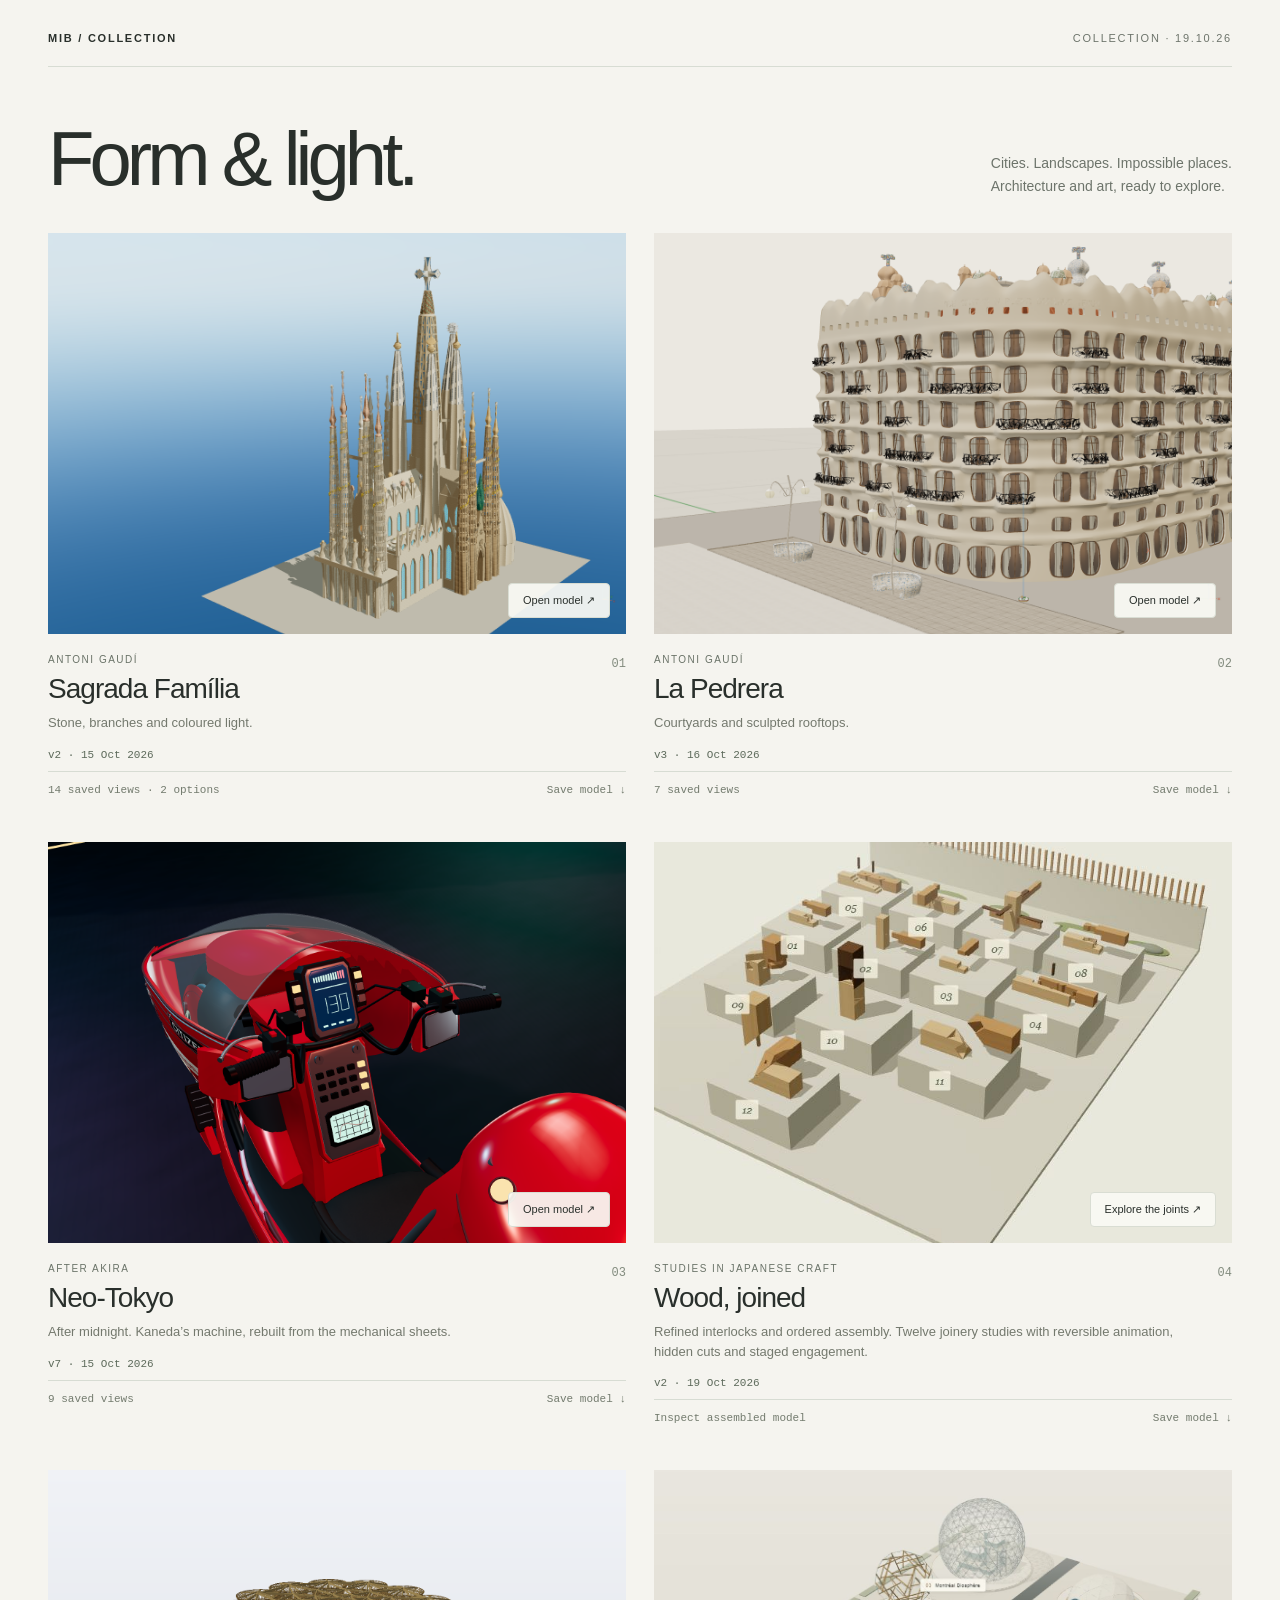
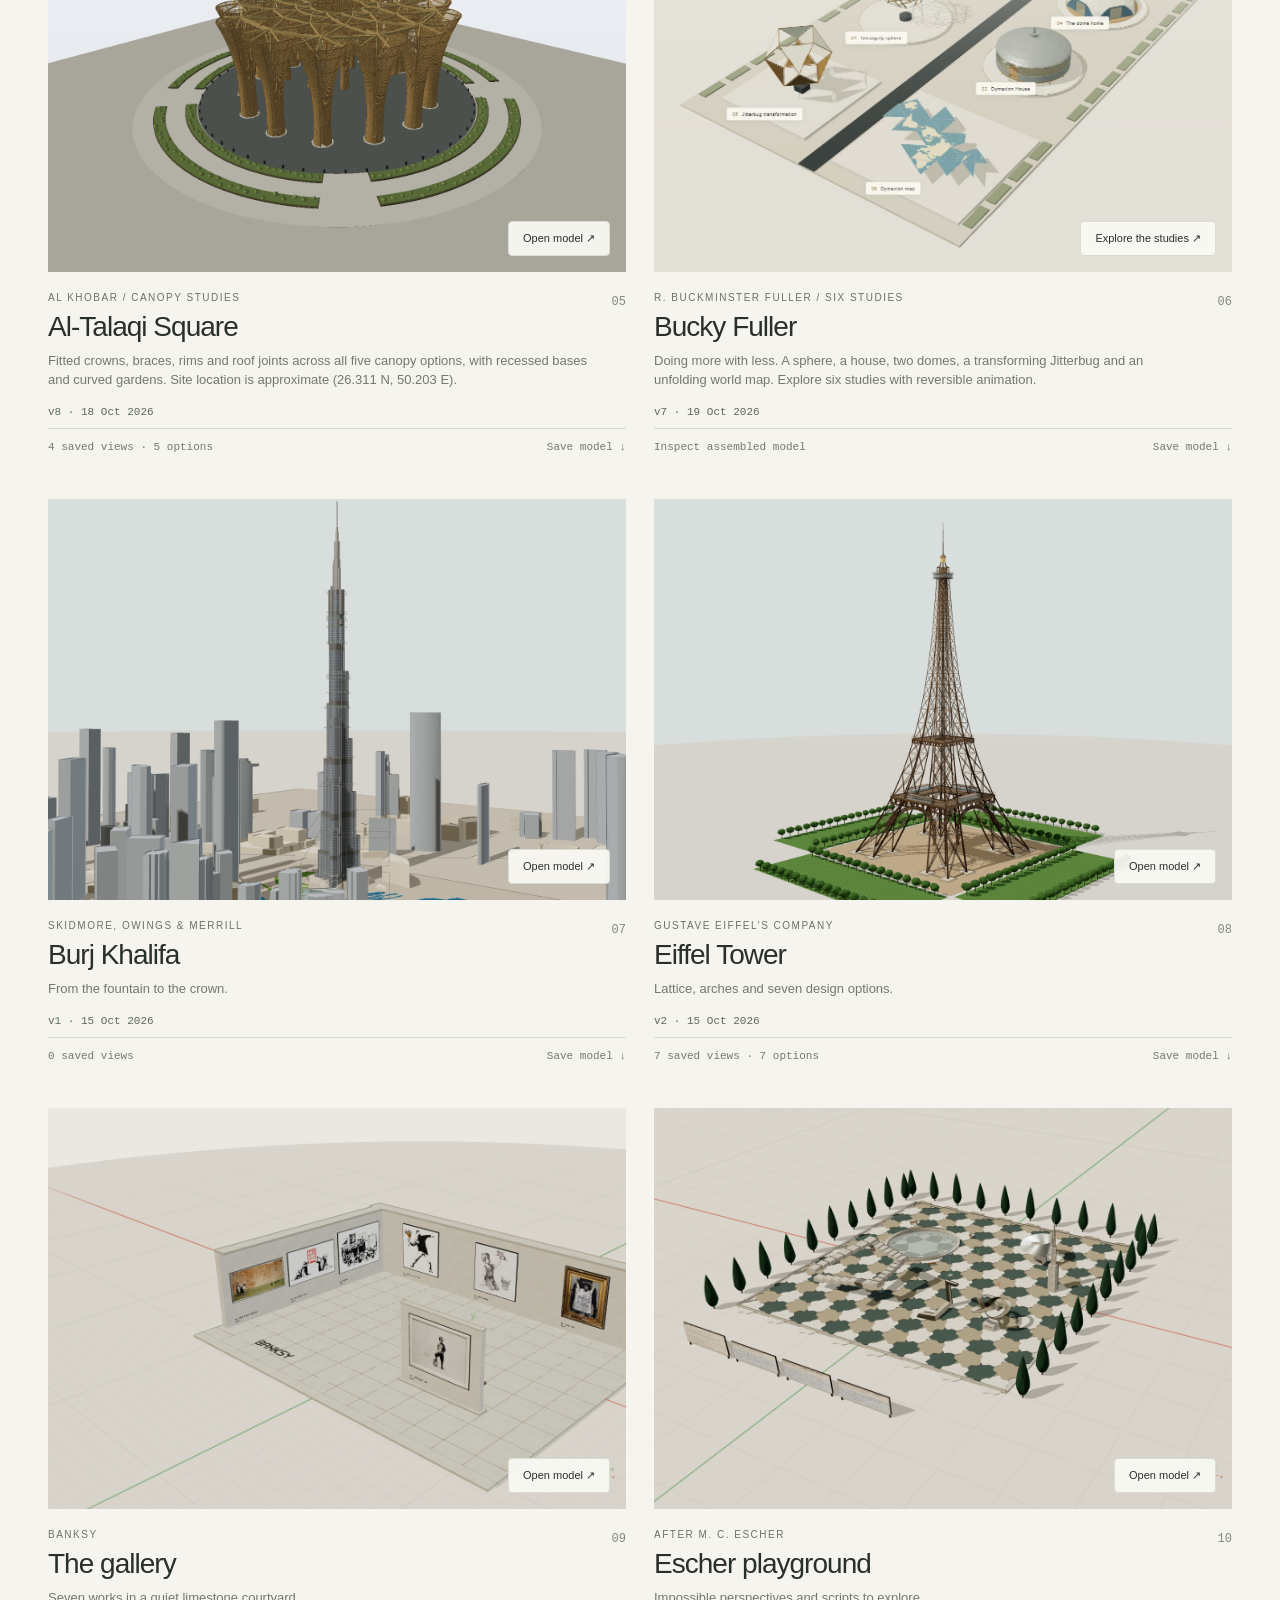
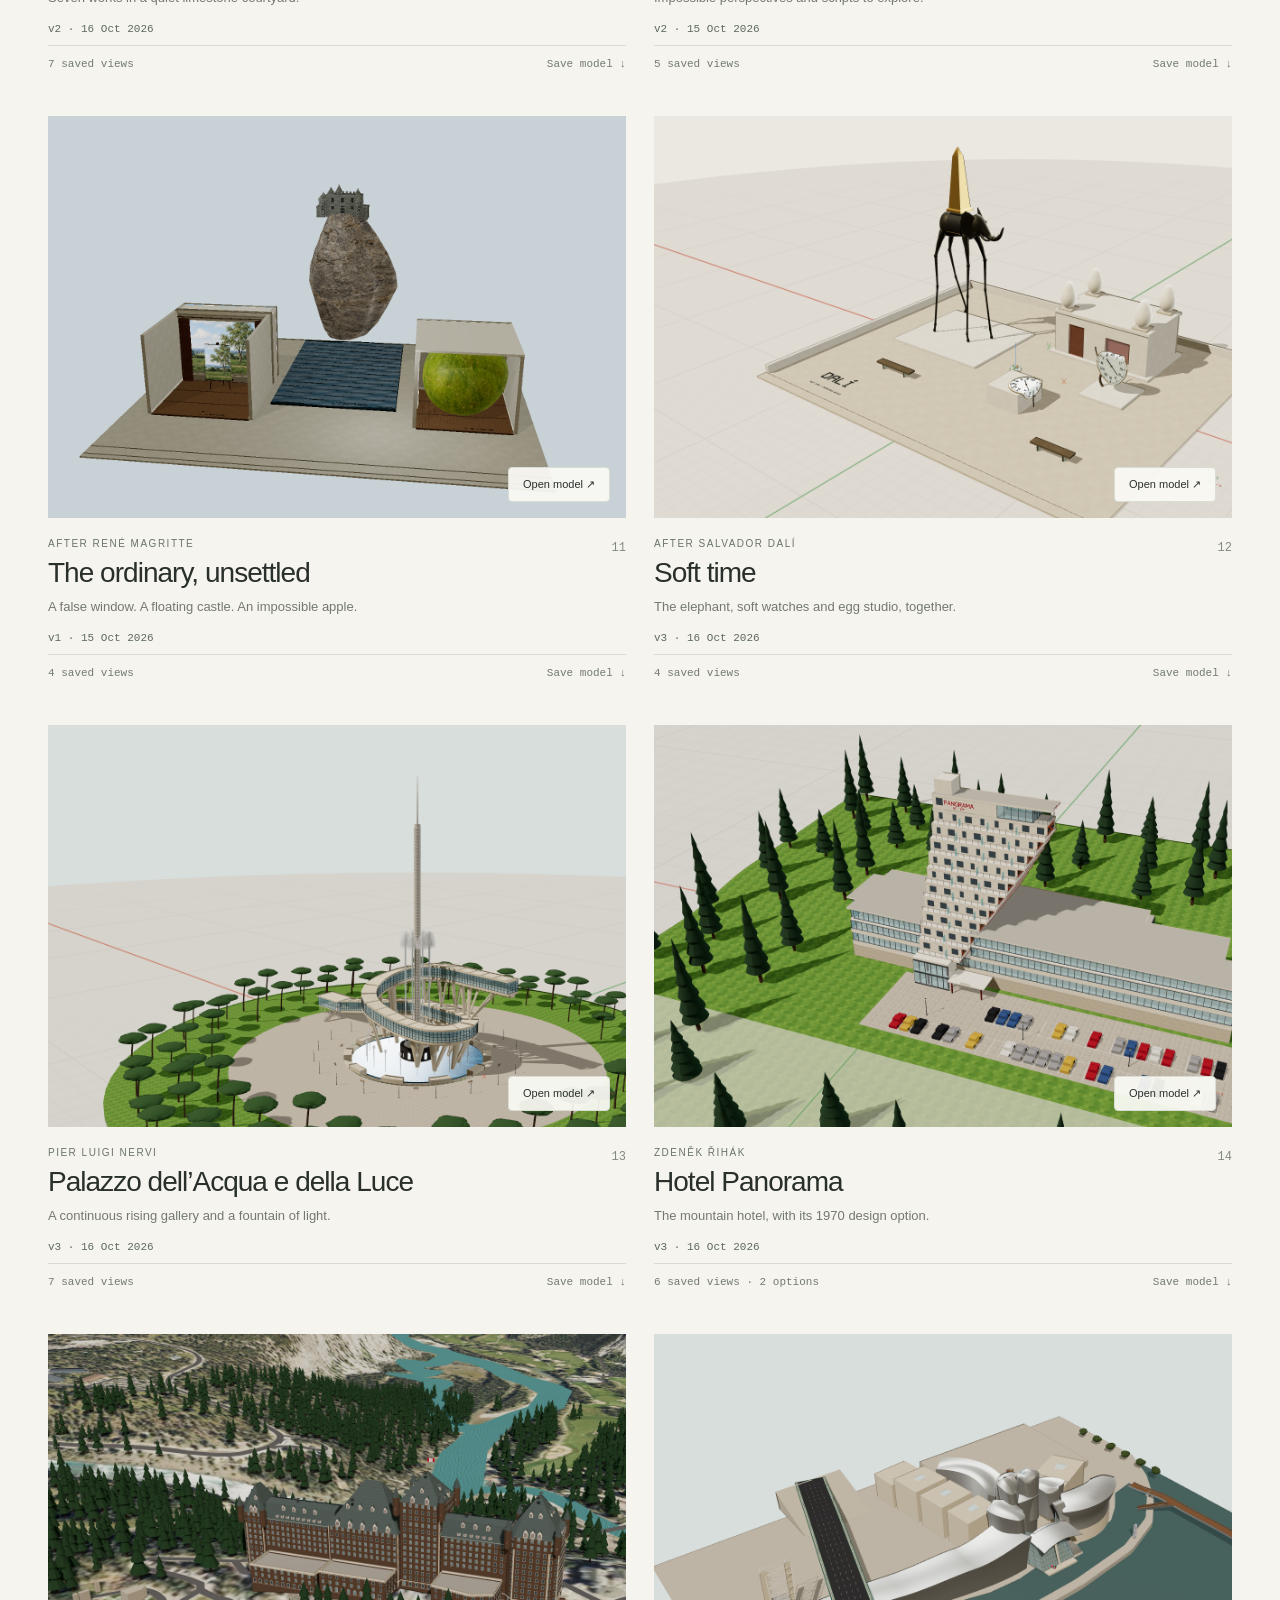
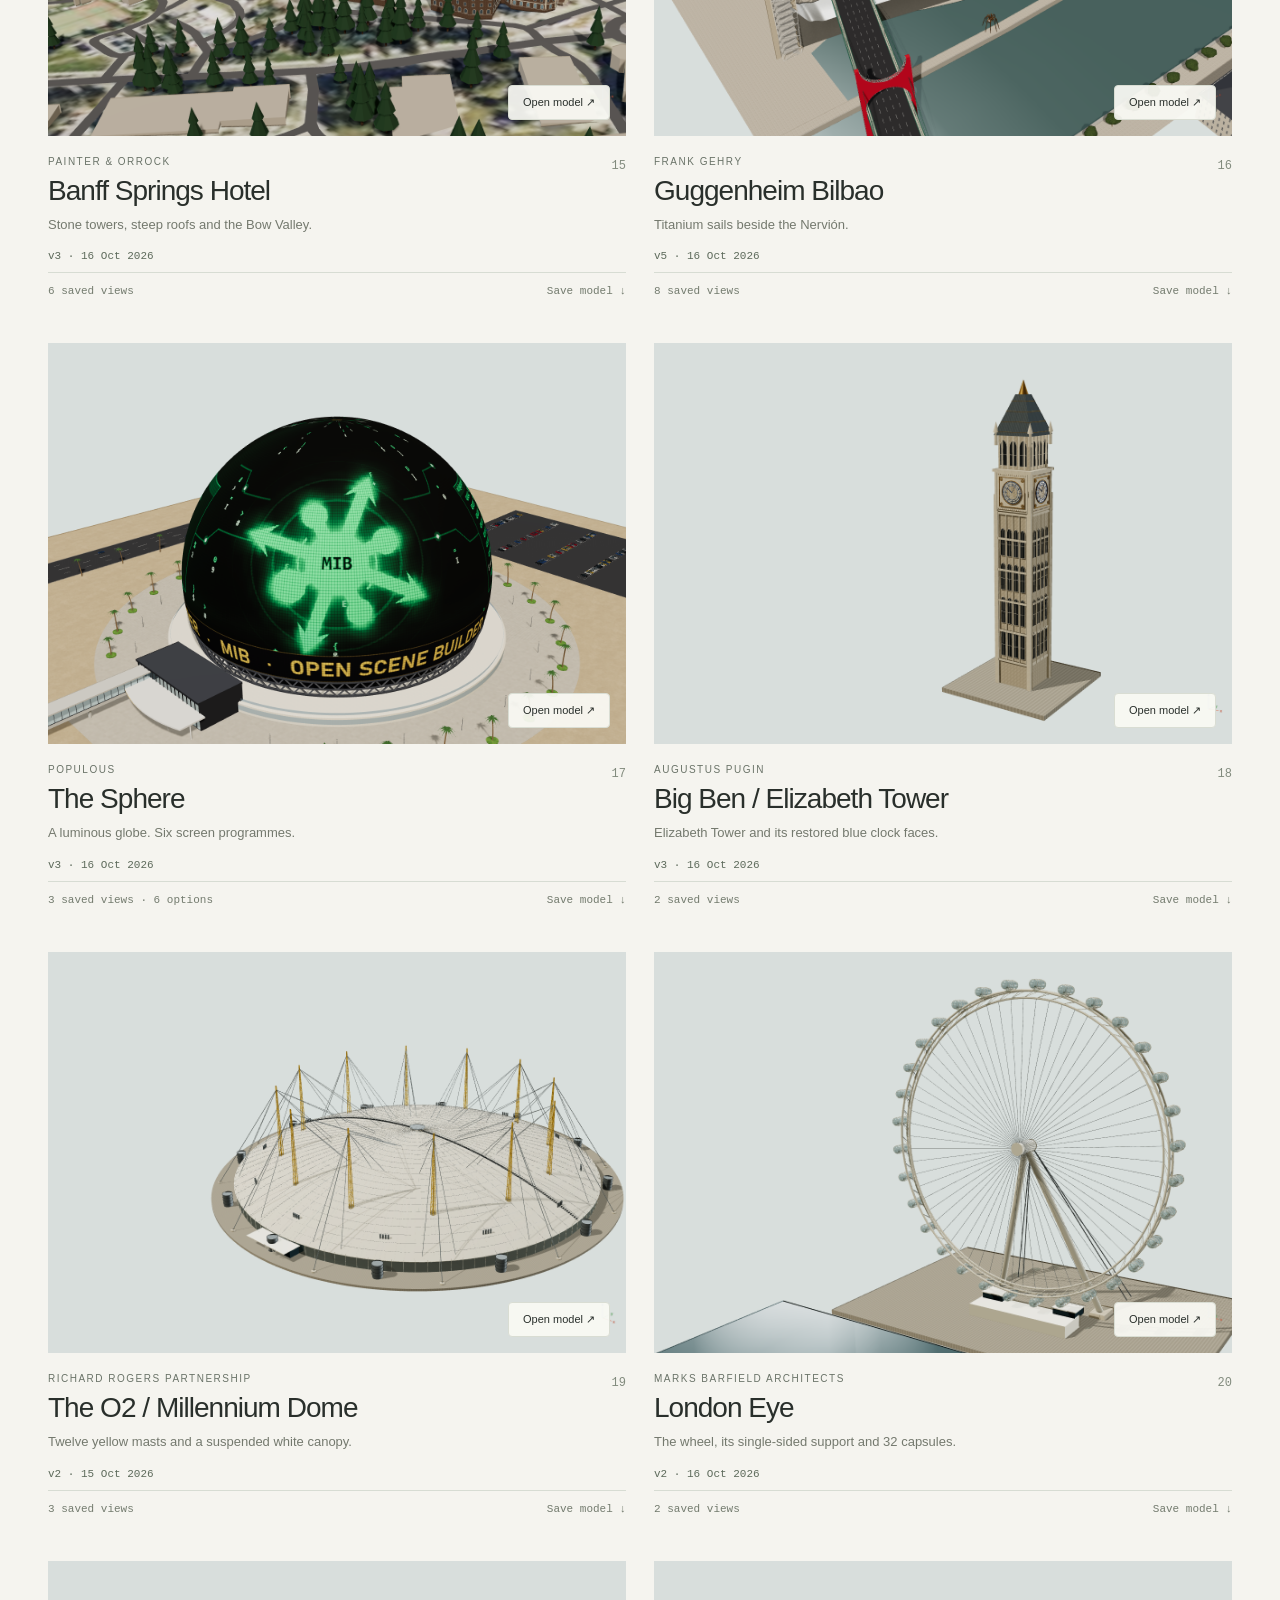
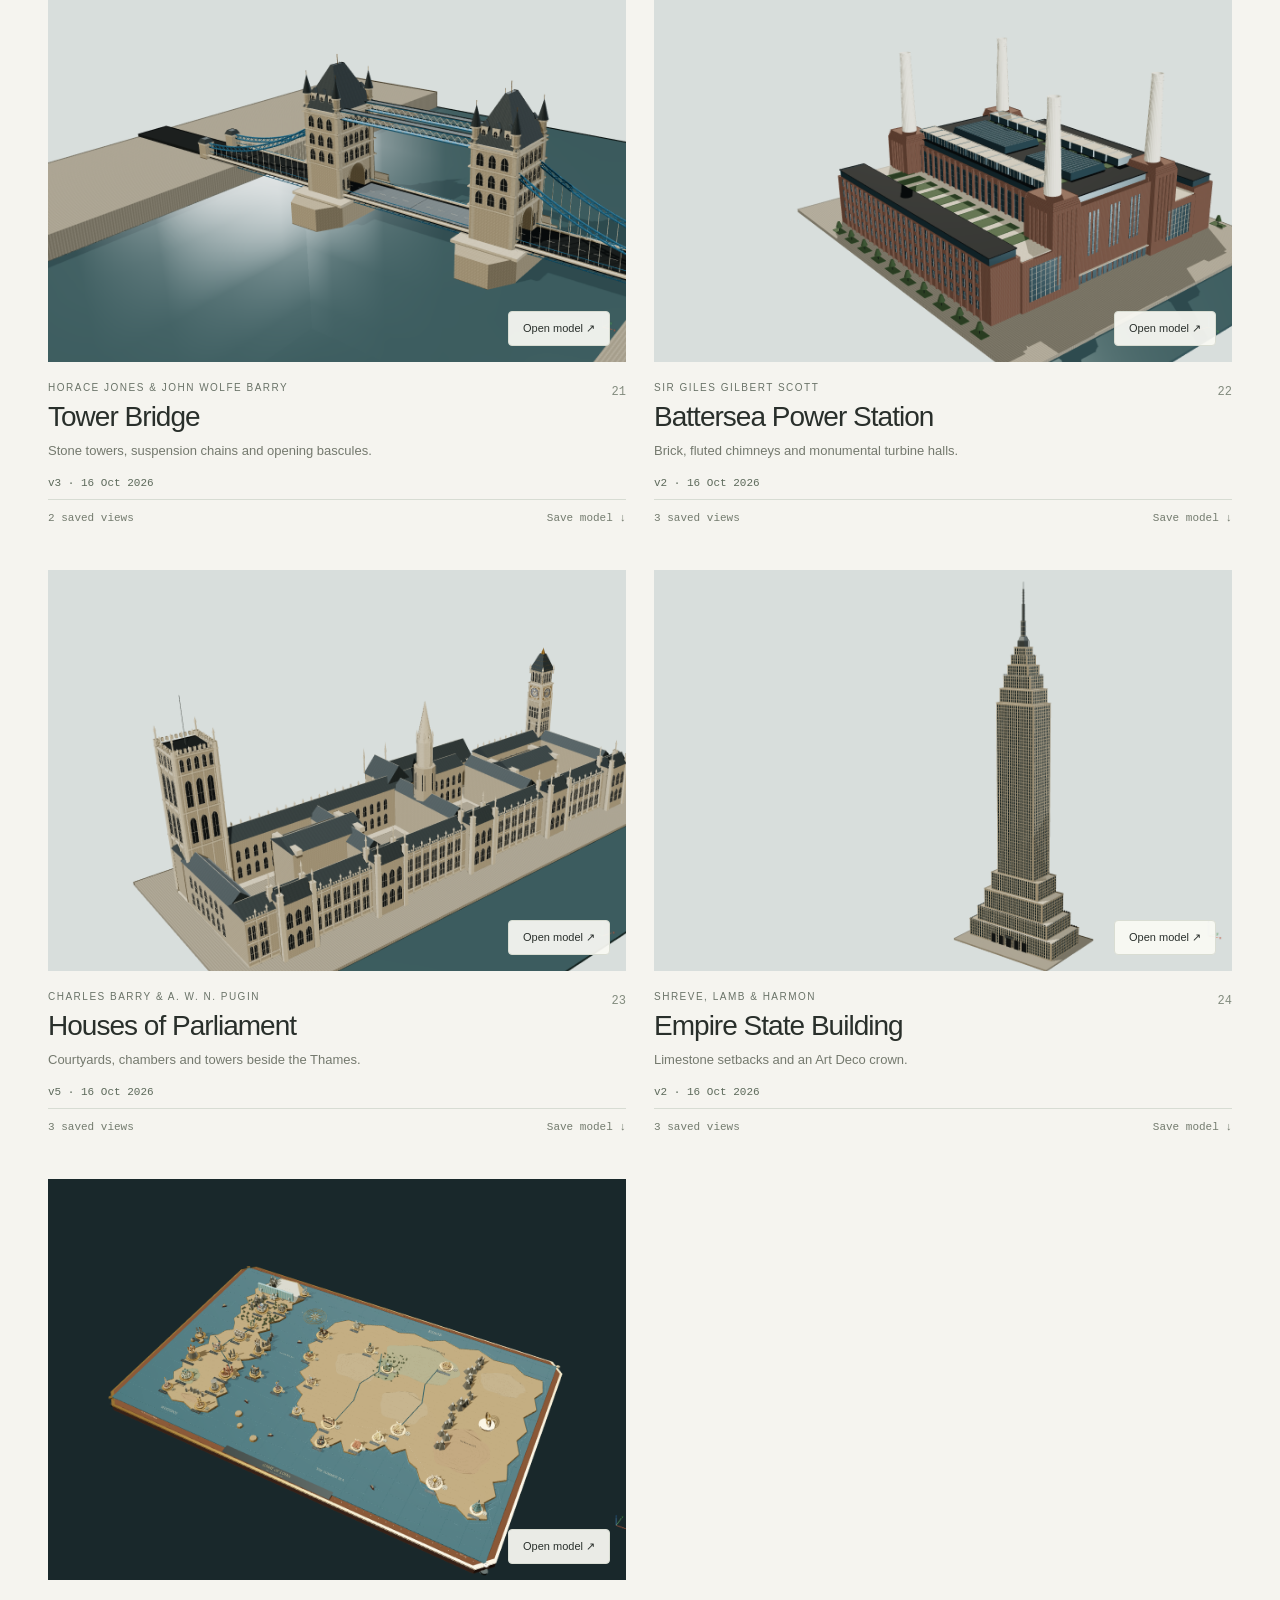
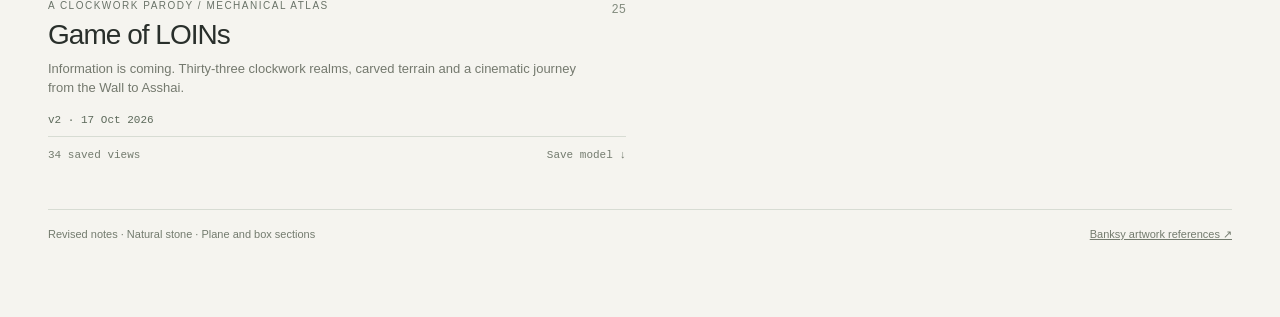
<file: index.html>
<!doctype html><html lang="en"><meta charset="utf-8"><meta name="viewport" content="width=device-width,initial-scale=1"><title>Form & light · Architecture & art</title>
<meta property="og:title" content="Form &amp; light."><meta property="og:description" content="Architecture and art, ready to explore. The MIB model collection."><meta property="og:type" content="website"><meta property="og:url" content="https://bim4gib.github.io/MIB-OSBSampleModels/"><meta property="og:image" content="https://bim4gib.github.io/MIB-OSBSampleModels/pictures/sagrada.png"><meta name="twitter:card" content="summary_large_image"><meta name="twitter:title" content="Form &amp; light."><meta name="description" content="Architecture and art, ready to explore. The MIB model collection."><style>*{box-sizing:border-box}body{margin:0;background:#f5f4ef;color:#292f2b;font-family:Arial,Helvetica,sans-serif}a{color:inherit;text-decoration:none}a:focus-visible{outline:2px solid #687d6b;outline-offset:6px}main{max-width:1320px;margin:auto;padding:32px 48px 50px}header{display:flex;justify-content:space-between;gap:20px;border-bottom:1px solid #d7dcd3;padding-bottom:22px;font-size:11px;letter-spacing:.16em;text-transform:uppercase}header b{font-weight:600}.edition{color:#6d746b}.intro{display:flex;justify-content:space-between;align-items:end;gap:30px;margin:54px 0 36px}h1{font-size:clamp(40px,6vw,76px);line-height:1;letter-spacing:-.065em;font-weight:500;margin:0}.intro p{max-width:280px;color:#6d746b;font-size:14px;line-height:1.6;margin:0}.grid{display:grid;grid-template-columns:1fr 1fr;gap:46px 28px}.picture{display:block;position:relative;overflow:hidden;background:#e4e4da;aspect-ratio:1.44}.picture img{width:100%;height:100%;object-fit:cover;transition:transform .4s ease}.picture:hover img{transform:scale(1.025)}.open{position:absolute;right:16px;bottom:16px;background:#fafaf5ed;padding:10px 14px;font-size:11px;border:1px solid #d9ddd3;border-radius:4px}.caption{display:flex;justify-content:space-between;padding:20px 0 16px;gap:20px}.artist{font-size:10px;text-transform:uppercase;letter-spacing:.15em;color:#6a7368;margin:0 0 8px}h2{font-size:28px;font-weight:500;letter-spacing:-.035em;margin:0 0 8px}.caption p:not(.artist){font-size:13px;line-height:1.5;color:#74796e;margin:0}.number{font:12px monospace;color:#828b7e;padding-top:3px}.cardfoot{display:flex;justify-content:space-between;border-top:1px solid #d7dcd3;padding-top:12px;font:11px monospace;color:#737b6e}footer{margin-top:48px;border-top:1px solid #d7dcd3;padding-top:18px;display:flex;justify-content:space-between;gap:20px;font-size:11px;color:#737b6e}footer a{text-decoration:underline}@media(max-width:700px){main{padding:24px}.intro{display:block;margin-top:40px}.intro p{margin-top:22px}.grid{grid-template-columns:1fr}.edition{letter-spacing:.06em}footer{flex-direction:column}}@media(prefers-reduced-motion:reduce){.picture img{transition:none}}
.version{font:11px monospace;color:#5d6a5b;margin:0 0 10px}.download{border:0;background:none;padding:0;color:inherit;font:inherit;cursor:pointer}.download:hover{text-decoration:underline}</style><main><header><b>MIB / Collection</b><span class="edition">Collection · 19.10.26</span></header><section class="intro"><h1>Form &amp; light.</h1><p>Cities. Landscapes. Impossible places.<br>Architecture and art, ready to explore.</p>


</section><section class="grid"><article data-name="sagrada"><a class="picture" href="viewer.html?model=sagrada"><img src="pictures/sagrada.png?rev=b1871d3e6adcc717" alt="Sagrada Família" loading="lazy"><span class="open">Open model ↗</span></a><div class="caption"><div><p class="artist">Antoni Gaudí</p><h2><a href="viewer.html?model=sagrada">Sagrada Família</a></h2><p>Stone, branches and coloured light.</p></div><span class="number">01</span></div><div class="version" title="Geometry source b1871d3e6adcc717c269693ff379ce00518a41e8a4ca1c2cea2e79bb11cb6eb2">v2 · 15 Oct 2026</div><div class="cardfoot"><span>14 saved views · 2 options</span><button class="download" data-model="sagrada">Save model ↓</button></div></article>
<article data-name="pedrera"><a class="picture" href="viewer.html?model=pedrera"><img src="pictures/pedrera.png?rev=07e11394da0b04cf" alt="La Pedrera" loading="lazy"><span class="open">Open model ↗</span></a><div class="caption"><div><p class="artist">Antoni Gaudí</p><h2><a href="viewer.html?model=pedrera">La Pedrera</a></h2><p>Courtyards and sculpted rooftops.</p></div><span class="number">02</span></div><div class="version" title="Geometry source 07e11394da0b04cf31b746f3bac62f7111906ccfdf1caa10ed838f67bd81377d">v3 · 16 Oct 2026</div><div class="cardfoot"><span>7 saved views</span><button class="download" data-model="pedrera">Save model ↓</button></div></article>
<article data-name="neotokyo"><a class="picture" href="viewer.html?model=neotokyo"><img src="pictures/neotokyo.png?rev=34e879f439cddbc9" alt="Neo-Tokyo" loading="lazy"><span class="open">Open model ↗</span></a><div class="caption"><div><p class="artist">After AKIRA</p><h2><a href="viewer.html?model=neotokyo">Neo-Tokyo</a></h2><p>After midnight. Kaneda’s machine, rebuilt from the mechanical sheets.</p></div><span class="number">03</span></div><div class="version" title="Geometry source 34e879f439cddbc991a0544ff64622bdc727623937fbc0bbce0e270bda1ecd1c">v7 · 15 Oct 2026</div><div class="cardfoot"><span>9 saved views</span><button class="download" data-model="neotokyo">Save model ↓</button></div></article>
<article data-name="japanese-joinery"><a class="picture" href="exhibits/japanese-joinery/"><img src="pictures/japanese-joinery.png?rev=f3a3d0e36276e700" alt="Twelve timber joinery studies on limestone plinths" loading="lazy"><span class="open">Explore the joints ↗</span></a><div class="caption"><div><p class="artist">Studies in Japanese craft</p><h2><a href="exhibits/japanese-joinery/">Wood, joined</a></h2><p>Refined interlocks and ordered assembly. Twelve joinery studies with reversible animation, hidden cuts and staged engagement.</p></div><span class="number">04</span></div><div class="version">v2 · 19 Oct 2026</div><div class="cardfoot"><a href="viewer.html?model=japanese-joinery">Inspect assembled model</a><button class="download" data-model="japanese-joinery">Save model ↓</button></div></article>
<article data-name="al-talaqi"><a class="picture" href="viewer.html?model=al-talaqi"><img src="pictures/al-talaqi.png?rev=cefb6814ebc90482" alt="Al-Talaqi Square flared woven canopy" loading="lazy"><span class="open">Open model ↗</span></a><div class="caption"><div><p class="artist">Al Khobar / Canopy studies</p><h2><a href="viewer.html?model=al-talaqi">Al-Talaqi Square</a></h2><p>Fitted crowns, braces, rims and roof joints across all five canopy options, with recessed bases and curved gardens. Site location is approximate (26.311 N, 50.203 E).</p></div><span class="number">05</span></div><div class="version" title="Geometry source 2a186c2012150e69d8061343b95fee86d87f5ab01de422ee0f6b6b9bc454d9fa">v8 · 18 Oct 2026</div><div class="cardfoot"><span>4 saved views · 5 options</span><button class="download" data-model="al-talaqi">Save model ↓</button></div></article>
<article data-name="fuller"><a class="picture" href="exhibits/fuller/"><img src="pictures/fuller.png?rev=91e4e0ba8b88" alt="Six Fuller studies including the Jitterbug and unfolding Dymaxion map" loading="lazy"><span class="open">Explore the studies ↗</span></a><div class="caption"><div><p class="artist">R. Buckminster Fuller / Six studies</p><h2><a href="exhibits/fuller/">Bucky Fuller</a></h2><p>Doing more with less. A sphere, a house, two domes, a transforming Jitterbug and an unfolding world map. Explore six studies with reversible animation.</p></div><span class="number">06</span></div><div class="version">v7 · 19 Oct 2026</div><div class="cardfoot"><a href="viewer.html?model=fuller">Inspect assembled model</a><button class="download" data-model="fuller">Save model ↓</button></div></article>
<article data-name="burj"><a class="picture" href="viewer.html?model=burj"><img src="pictures/burj.png?rev=cccb893173367c1c" alt="Burj Khalifa" loading="lazy"><span class="open">Open model ↗</span></a><div class="caption"><div><p class="artist">Skidmore, Owings &amp; Merrill</p><h2><a href="viewer.html?model=burj">Burj Khalifa</a></h2><p>From the fountain to the crown.</p></div><span class="number">07</span></div><div class="version" title="Geometry source cccb893173367c1cec5308ca1839095727272925207b6ec26d141aecfa65193d">v1 · 15 Oct 2026</div><div class="cardfoot"><span>0 saved views</span><button class="download" data-model="burj">Save model ↓</button></div></article>
<article data-name="eiffel-options"><a class="picture" href="viewer.html?model=eiffel-options"><img src="pictures/eiffel-options.png?rev=565388373463e728" alt="Eiffel Tower" loading="lazy"><span class="open">Open model ↗</span></a><div class="caption"><div><p class="artist">Gustave Eiffel’s company</p><h2><a href="viewer.html?model=eiffel-options">Eiffel Tower</a></h2><p>Lattice, arches and seven design options.</p></div><span class="number">08</span></div><div class="version" title="Geometry source 565388373463e728b5623444d6352824923c76bafc9298bf3bdcb743c88fa184">v2 · 15 Oct 2026</div><div class="cardfoot"><span>7 saved views · 7 options</span><button class="download" data-model="eiffel-options">Save model ↓</button></div></article>
<article data-name="banksy"><a class="picture" href="viewer.html?model=banksy"><img src="pictures/banksy.png?rev=2e01bb6e9725d231" alt="The gallery" loading="lazy"><span class="open">Open model ↗</span></a><div class="caption"><div><p class="artist">Banksy</p><h2><a href="viewer.html?model=banksy">The gallery</a></h2><p>Seven works in a quiet limestone courtyard.</p></div><span class="number">09</span></div><div class="version" title="Geometry source 2e01bb6e9725d2316517fa69dfeef84a536acb2dd1bd4890e27d2be4b3a7493b">v2 · 16 Oct 2026</div><div class="cardfoot"><span>7 saved views</span><button class="download" data-model="banksy">Save model ↓</button></div></article>
<article data-name="playground"><a class="picture" href="viewer.html?model=playground"><img src="pictures/playground.png?rev=9de1eed77df100a9" alt="Escher playground" loading="lazy"><span class="open">Open model ↗</span></a><div class="caption"><div><p class="artist">After M. C. Escher</p><h2><a href="viewer.html?model=playground">Escher playground</a></h2><p>Impossible perspectives and scripts to explore.</p></div><span class="number">10</span></div><div class="version" title="Geometry source 9de1eed77df100a9b3b30c36f188f23f37e383d85badd1c5a7fb8b3daf75f2be">v2 · 15 Oct 2026</div><div class="cardfoot"><span>5 saved views</span><button class="download" data-model="playground">Save model ↓</button></div></article>
<article data-name="magritte"><a class="picture" href="viewer.html?model=magritte"><img src="pictures/magritte.png?rev=304fa9b714ab531e" alt="The ordinary, unsettled" loading="lazy"><span class="open">Open model ↗</span></a><div class="caption"><div><p class="artist">After René Magritte</p><h2><a href="viewer.html?model=magritte">The ordinary, unsettled</a></h2><p>A false window. A floating castle. An impossible apple.</p></div><span class="number">11</span></div><div class="version" title="Geometry source 304fa9b714ab531e9881863cbb3623362b3aa2f2c4dcd76ae040dd03c35895de">v1 · 15 Oct 2026</div><div class="cardfoot"><span>4 saved views</span><button class="download" data-model="magritte">Save model ↓</button></div></article>
<article data-name="dali"><a class="picture" href="viewer.html?model=dali"><img src="pictures/dali.png?rev=c1b3529be8a06461" alt="Soft time" loading="lazy"><span class="open">Open model ↗</span></a><div class="caption"><div><p class="artist">After Salvador Dalí</p><h2><a href="viewer.html?model=dali">Soft time</a></h2><p>The elephant, soft watches and egg studio, together.</p></div><span class="number">12</span></div><div class="version" title="Geometry source c1b3529be8a06461fd7e67cd87f1b6c33a74a3c606cd7a4b4422ca8fd52ea2cf">v3 · 16 Oct 2026</div><div class="cardfoot"><span>4 saved views</span><button class="download" data-model="dali">Save model ↓</button></div></article>
<article data-name="nervi"><a class="picture" href="viewer.html?model=nervi"><img src="pictures/nervi.png?rev=1afee20f9eab30be" alt="Palazzo dell’Acqua e della Luce" loading="lazy"><span class="open">Open model ↗</span></a><div class="caption"><div><p class="artist">Pier Luigi Nervi</p><h2><a href="viewer.html?model=nervi">Palazzo dell’Acqua e della Luce</a></h2><p>A continuous rising gallery and a fountain of light.</p></div><span class="number">13</span></div><div class="version" title="Geometry source 1afee20f9eab30be5f9d0522a851df1a7d3a3ea4900e55c2374d5bfa751ecc58">v3 · 16 Oct 2026</div><div class="cardfoot"><span>7 saved views</span><button class="download" data-model="nervi">Save model ↓</button></div></article>
<article data-name="panorama"><a class="picture" href="viewer.html?model=panorama"><img src="pictures/panorama.png?rev=02c29b292c48de30" alt="Hotel Panorama" loading="lazy"><span class="open">Open model ↗</span></a><div class="caption"><div><p class="artist">Zdeněk Řihák</p><h2><a href="viewer.html?model=panorama">Hotel Panorama</a></h2><p>The mountain hotel, with its 1970 design option.</p></div><span class="number">14</span></div><div class="version" title="Geometry source 02c29b292c48de30b1f5ddcee95b12e3205e80a7777c0628bf6fd43ba2e30671">v3 · 16 Oct 2026</div><div class="cardfoot"><span>6 saved views · 2 options</span><button class="download" data-model="panorama">Save model ↓</button></div></article>
<article data-name="banff"><a class="picture" href="viewer.html?model=banff"><img src="pictures/banff.png?rev=2d5c5d2832fe76b7" alt="Banff Springs Hotel" loading="lazy"><span class="open">Open model ↗</span></a><div class="caption"><div><p class="artist">Painter &amp; Orrock</p><h2><a href="viewer.html?model=banff">Banff Springs Hotel</a></h2><p>Stone towers, steep roofs and the Bow Valley.</p></div><span class="number">15</span></div><div class="version" title="Geometry source 2d5c5d2832fe76b790603e95636f49157badf861c926d65ebea433b5295fc724">v3 · 16 Oct 2026</div><div class="cardfoot"><span>6 saved views</span><button class="download" data-model="banff">Save model ↓</button></div></article>
<article data-name="bilbao"><a class="picture" href="viewer.html?model=bilbao"><img src="pictures/bilbao.png?rev=68b9073b6ea24548" alt="Guggenheim Bilbao" loading="lazy"><span class="open">Open model ↗</span></a><div class="caption"><div><p class="artist">Frank Gehry</p><h2><a href="viewer.html?model=bilbao">Guggenheim Bilbao</a></h2><p>Titanium sails beside the Nervión.</p></div><span class="number">16</span></div><div class="version" title="Geometry source 68b9073b6ea24548536ef83c66d49ca2bf9e1755c3c5b3e033d8d9a22b32ed67">v5 · 16 Oct 2026</div><div class="cardfoot"><span>8 saved views</span><button class="download" data-model="bilbao">Save model ↓</button></div></article>
<article data-name="sphere-options"><a class="picture" href="viewer.html?model=sphere-options"><img src="pictures/sphere-logo.png?rev=5bbfa3588587" alt="The Sphere" loading="lazy"><span class="open">Open model ↗</span></a><div class="caption"><div><p class="artist">Populous</p><h2><a href="viewer.html?model=sphere-options">The Sphere</a></h2><p>A luminous globe. Six screen programmes.</p></div><span class="number">17</span></div><div class="version" title="Geometry source c08c13c3a272c881e74069f5a83f5f382edd753e33d465fc160997b0c320e539">v3 · 16 Oct 2026</div><div class="cardfoot"><span>3 saved views · 6 options</span><button class="download" data-model="sphere-options">Save model ↓</button></div></article>
<article data-name="big-ben"><a class="picture" href="viewer.html?model=big-ben"><img src="pictures/big-ben.png?rev=65b614d709e6ddc5" alt="Big Ben / Elizabeth Tower" loading="lazy"><span class="open">Open model ↗</span></a><div class="caption"><div><p class="artist">Augustus Pugin</p><h2><a href="viewer.html?model=big-ben">Big Ben / Elizabeth Tower</a></h2><p>Elizabeth Tower and its restored blue clock faces.</p></div><span class="number">18</span></div><div class="version" title="Geometry source 65b614d709e6ddc597a90cc0fb887467c9b5a4c4c2282e6e8c4dc1a289d70250">v3 · 16 Oct 2026</div><div class="cardfoot"><span>2 saved views</span><button class="download" data-model="big-ben">Save model ↓</button></div></article>
<article data-name="o2"><a class="picture" href="viewer.html?model=o2"><img src="pictures/o2.png?rev=c59f7208c41b72be" alt="The O2 / Millennium Dome" loading="lazy"><span class="open">Open model ↗</span></a><div class="caption"><div><p class="artist">Richard Rogers Partnership</p><h2><a href="viewer.html?model=o2">The O2 / Millennium Dome</a></h2><p>Twelve yellow masts and a suspended white canopy.</p></div><span class="number">19</span></div><div class="version" title="Geometry source c59f7208c41b72be67338d155ada0ec25a0e74420d0e35e8fe23b03b7744c946">v2 · 15 Oct 2026</div><div class="cardfoot"><span>3 saved views</span><button class="download" data-model="o2">Save model ↓</button></div></article>
<article data-name="london-eye"><a class="picture" href="viewer.html?model=london-eye"><img src="pictures/london-eye.png?rev=c1af94381ee38425" alt="London Eye" loading="lazy"><span class="open">Open model ↗</span></a><div class="caption"><div><p class="artist">Marks Barfield Architects</p><h2><a href="viewer.html?model=london-eye">London Eye</a></h2><p>The wheel, its single-sided support and 32 capsules.</p></div><span class="number">20</span></div><div class="version" title="Geometry source c1af94381ee3842527dd07bdf07398133f4f9bb6101ca32dff774c55fc56799a">v2 · 16 Oct 2026</div><div class="cardfoot"><span>2 saved views</span><button class="download" data-model="london-eye">Save model ↓</button></div></article>
<article data-name="tower-bridge"><a class="picture" href="viewer.html?model=tower-bridge"><img src="pictures/tower-bridge.png?rev=284ee0a37db1d999" alt="Tower Bridge" loading="lazy"><span class="open">Open model ↗</span></a><div class="caption"><div><p class="artist">Horace Jones &amp; John Wolfe Barry</p><h2><a href="viewer.html?model=tower-bridge">Tower Bridge</a></h2><p>Stone towers, suspension chains and opening bascules.</p></div><span class="number">21</span></div><div class="version" title="Geometry source 284ee0a37db1d9996b96909d8ea1984dc23cd1dfc108f28cbd0c3f5de33b8a5d">v3 · 16 Oct 2026</div><div class="cardfoot"><span>2 saved views</span><button class="download" data-model="tower-bridge">Save model ↓</button></div></article>
<article data-name="battersea"><a class="picture" href="viewer.html?model=battersea"><img src="pictures/battersea.png?rev=d644fbf04220131b" alt="Battersea Power Station" loading="lazy"><span class="open">Open model ↗</span></a><div class="caption"><div><p class="artist">Sir Giles Gilbert Scott</p><h2><a href="viewer.html?model=battersea">Battersea Power Station</a></h2><p>Brick, fluted chimneys and monumental turbine halls.</p></div><span class="number">22</span></div><div class="version" title="Geometry source d644fbf04220131b0ba943f62612d24adb7d34268acf5a4500387ceda9f07208">v2 · 16 Oct 2026</div><div class="cardfoot"><span>3 saved views</span><button class="download" data-model="battersea">Save model ↓</button></div></article>
<article data-name="parliament"><a class="picture" href="viewer.html?model=parliament"><img src="pictures/parliament.png?rev=44540098fc36c363" alt="Houses of Parliament" loading="lazy"><span class="open">Open model ↗</span></a><div class="caption"><div><p class="artist">Charles Barry &amp; A. W. N. Pugin</p><h2><a href="viewer.html?model=parliament">Houses of Parliament</a></h2><p>Courtyards, chambers and towers beside the Thames.</p></div><span class="number">23</span></div><div class="version" title="Geometry source 44540098fc36c3634fca4b412b5b7feeb4763aade1fb7f38733eaa3a2a411a28">v5 · 16 Oct 2026</div><div class="cardfoot"><span>3 saved views</span><button class="download" data-model="parliament">Save model ↓</button></div></article>
<article data-name="empire-state"><a class="picture" href="viewer.html?model=empire-state"><img src="pictures/empire-state.png?rev=4dca96157f5e4260" alt="Empire State Building" loading="lazy"><span class="open">Open model ↗</span></a><div class="caption"><div><p class="artist">Shreve, Lamb &amp; Harmon</p><h2><a href="viewer.html?model=empire-state">Empire State Building</a></h2><p>Limestone setbacks and an Art Deco crown.</p></div><span class="number">24</span></div><div class="version" title="Geometry source 4dca96157f5e4260c55dc235f7e9185ad4eee86e82979fc38168bd0dd23115e4">v2 · 16 Oct 2026</div><div class="cardfoot"><span>3 saved views</span><button class="download" data-model="empire-state">Save model ↓</button></div></article>
<article data-name="clockwork-realms"><a class="picture" href="viewer.html?model=clockwork-realms"><img src="pictures/clockwork-realms.png" alt="Brass clockwork cities rising from a carved map of Westeros and Essos" loading="lazy"><span class="open">Open model ↗</span></a><div class="caption"><div><p class="artist">A clockwork parody / Mechanical atlas</p><h2><a href="viewer.html?model=clockwork-realms">Game of LOINs</a></h2><p>Information is coming. Thirty-three clockwork realms, carved terrain and a cinematic journey from the Wall to Asshai.</p></div><span class="number">25</span></div><div class="version">v2 · 17 Oct 2026</div><div class="cardfoot"><span>34 saved views</span><button class="download" data-model="clockwork-realms">Save model ↓</button></div></article>
</section><footer><span>Revised notes · Natural stone · Plane and box sections</span><a href="https://www.banksy.co.uk/in.html" target="_blank" rel="noopener">Banksy artwork references ↗</a></footer></main></html><script>document.querySelectorAll('[data-model]').forEach(b=>b.onclick=()=>{const a=document.createElement('a');a.href='models/'+b.dataset.model+'.mibview';a.download=b.dataset.model+'.mibview';a.click();});</script>
</file>
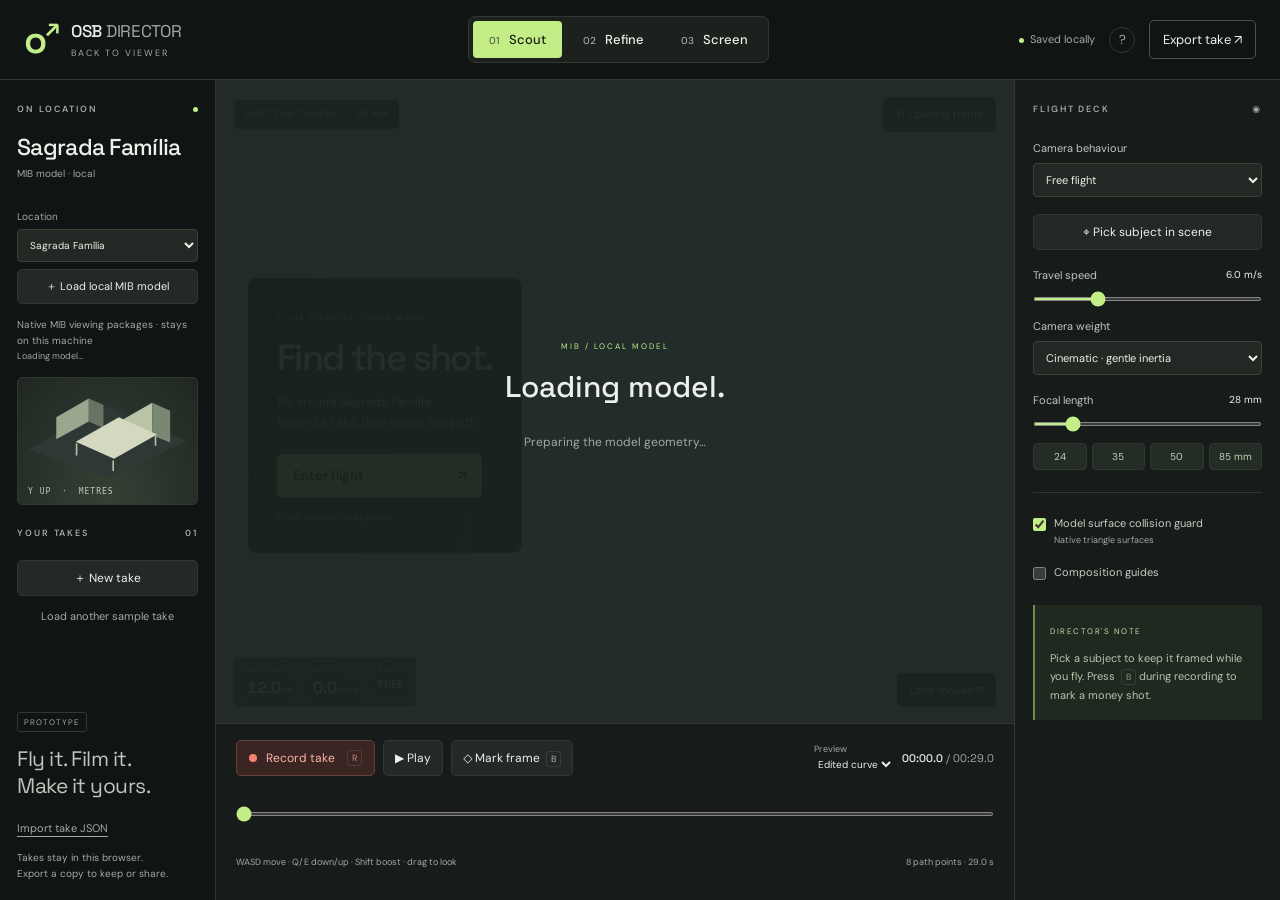
<file: camera/index.html>
<!doctype html>
<html lang="en"><head><meta charset="utf-8"><meta name="viewport" content="width=device-width, initial-scale=1"><meta name="theme-color" content="#101414"><meta name="description" content="A playable director's camera studio. Fly, record, edit and replay cinematic camera paths around local MIB models."><title>OSB — Camera Studio</title><link rel="icon" href="data:image/svg+xml,%3Csvg xmlns='http://www.w3.org/2000/svg' viewBox='0 0 50 50'%3E%3Crect width='50' height='50' rx='12' fill='%23c3ee87'/%3E%3Cpath d='M12 15h20v20H12zM32 20l9-5v20l-9-5' fill='%23101414'/%3E%3C/svg%3E"><link rel="stylesheet" href="./style.css?rev=17e90bdc20d3"></head>
<body data-gallery="true">
<header class="topbar"><a class="brand" href="./" aria-label="OSB Camera Studio"><span class="brandmark">o<span>↗</span></span><span>OSB <b>DIRECTOR</b><small>CAMERA STUDIO / 001</small></span></a><nav aria-label="Studio mode"><button id="mode-fly" class="mode active"><span>01</span> Scout</button><button id="mode-edit" class="mode"><span>02</span> Refine</button><button id="mode-play" class="mode"><span>03</span> Screen</button></nav><div class="top-actions"><span id="save-status" class="saved">Saved locally</span><button id="help-button" class="icon-button" aria-label="Controls and help">?</button><button id="export-button" class="subtle">Export take ↗</button></div></header>
<main>
 <aside class="library"><div class="section-heading"><span>ON LOCATION</span><span class="live-dot"></span></div><h1 id="location-title">Sagrada Família</h1><p id="location-subtitle" class="location-sub">MIB model · local</p><label class="model-picker">Location<select id="model-select"><option value="sagrada">Sagrada Família · MIB</option><option value="pavilion">The Courtyard · sample</option></select></label><button id="load-model" class="secondary wide">＋ Load local MIB model</button><input id="model-file" type="file" accept=".mibview,.mib" hidden><p id="model-load-status" class="footnote" role="status">Native MIB viewing packages · stays on this machine</p><p id="model-stats" class="footnote">Loading model…</p><div id="model-thumb" class="model-thumb"><svg viewBox="0 0 220 115" aria-hidden="true"><path d="M13 77L108 23l99 43-95 45Z" fill="#2e3835"/><path d="M47 64V37l40-23v28Z" fill="#9aa68d"/><path d="M87 14l18 8v28l-18-8Z" fill="#687362"/><path d="M130 78V39l35-20v40Z" fill="#b9c4a7"/><path d="M165 19l22 10v39l-22-9Z" fill="#788872"/><path d="M71 67l53-30 47 21-53 30Z" fill="#d4d8bf"/><path d="M72 69v15m45 6v13m52-43v12" stroke="#b6bfa9" stroke-width="2"/></svg><span>Y UP <i>·</i> METRES</span></div><div class="section-heading take-heading"><span>YOUR TAKES</span><span id="take-count">01</span></div><div id="take-list"></div><button id="new-take" class="wide secondary">＋ New take</button><button id="demo-button" class="text-button">Load another sample take</button><div class="library-footer"><span class="mini-tag">PROTOTYPE</span><p>Fly it. Film it.<br>Make it yours.</p><label class="import-label">Import take JSON<input type="file" id="import-file" accept=".json,application/json" hidden></label><p class="footnote">Takes stay in this browser.<br>Export a copy to keep or share.</p></div></aside>
 <section class="studio"><div id="viewport" class="viewport"><canvas id="scene-canvas" tabindex="0" aria-label="3D camera viewport. Drag to look, use W A S D to fly and Q E to change altitude."></canvas><div class="viewport-top"><div class="scene-badge"><span id="view-label">DIRECTOR CAMERA</span><i></i><span id="lens-hud">28 MM</span></div><div id="record-indicator" class="rec-indicator" hidden><span></span> REC <b id="rec-time">00:00</b></div><button id="home-button" class="glass-button">↶ Opening frame</button></div><div id="tour-fade" aria-hidden="true"></div><div id="thirds" class="thirds" aria-hidden="true"><i></i><i></i><i></i><i></i></div><div id="crosshair" class="crosshair" aria-hidden="true">＋</div><div id="flight-invite" class="flight-invite"><span class="eyebrow">YOUR CAMERA. YOUR MOVE.</span><h2>Find the shot.</h2><p id="flight-description">Fly around Sagrada Família.<br>Record a take, then shape the path.</p><button id="enter-flight" class="primary">Enter flight <span>↗</span></button><span class="invite-note">WASD to move · drag to look</span></div><div id="camera-preview" class="camera-preview" hidden><div id="preview-fade" aria-hidden="true"></div><span>SHOT MONITOR <b id="preview-time">00:00</b></span></div><div class="viewport-bottom"><div class="telemetry"><span><small>ALTITUDE</small><b id="altitude">12.0</b> m</span><span><small>SPEED</small><b id="actual-speed">0.0</b> m/s</span><span id="subject-hud"><small>AIM</small><b>FREE</b></span></div><button id="capture-mouse" class="glass-button">Lock mouse ↗</button></div><div id="toast" role="status" class="toast" hidden></div><div id="loading-model" class="loading-model" role="status"><span class="eyebrow">MIB / LOCAL MODEL</span><h2>Loading model.</h2><p id="loading-message">Reading the model from this computer…</p></div><div id="fatal" class="fatal" hidden><h2>3D view unavailable</h2><p id="fatal-message"></p></div></div>
 <div class="transport"><div class="transport-row"><div class="transport-left"><button id="record-button" class="record-button"><span class="record-dot"></span><span id="record-label">Record take</span><kbd>R</kbd></button><button id="play-button" class="secondary">▶ Play</button><button id="bookmark-button" class="secondary">◇ Mark frame <kbd>B</kbd></button></div><div class="transport-right"><label class="source-control">Preview<select id="preview-source"><option value="edited">Edited curve</option><option value="original">Original take</option></select></label><span class="timecode"><b id="playhead-time">00:00.0</b> / <span id="duration-time">00:29.0</span></span></div></div><div id="chapter-navigation" hidden><label>CHAPTER<select id="chapter-select" aria-label="Tour chapter"></select></label><button id="chapter-refine" class="secondary">Refine shot ↗</button></div><div class="timeline-wrap"><div id="timeline-points" class="timeline-points"></div><input id="scrubber" aria-label="Scrub take" type="range" min="0" max="29" step="0.01" value="0"><div class="timeline-ruler" id="ruler"></div></div><div class="bottom-line"><span id="context-hint">WASD move · Q/E down/up · Shift boost · drag to look</span><span id="path-summary">8 path points · 29.0 s</span></div></div></section>
 <aside class="inspector"><div class="section-heading"><span id="inspector-heading">FLIGHT DECK</span><span>◉</span></div>
 <div id="flight-panel"><label id="landmark-field" class="field" hidden>Jump to an authored view<select id="landmark-select"><option value="">Choose a viewpoint…</option></select></label><label class="field">Camera behaviour<select id="behaviour"><option value="free">Free flight</option><option value="target">Subject lock</option></select></label><button id="pick-subject" class="secondary wide">⌖ Pick subject in scene</button><label class="field">Travel speed <output id="speed-out">6.0 m/s</output><input id="flight-speed" type="range" min="1" max="50" step=".5" value="14"></label><label class="field">Camera weight<select id="weight"><option value="4">Cinematic · gentle inertia</option><option value="12">Responsive · quick scouting</option><option value="1.8">Heavy · drone drift</option></select></label><label class="field">Focal length <output id="lens-out">28 mm</output><input id="flight-lens" type="range" min="18" max="85" step="1" value="28"></label><div class="lens-presets"><button data-lens="24">24</button><button data-lens="35">35</button><button data-lens="50">50</button><button data-lens="85">85 mm</button></div><div class="divider"></div><label class="check"><input id="collision" type="checkbox" checked><span><span id="collision-label">Model surface collision guard</span><small id="collision-detail">Native triangle surfaces</small></span></label><label class="check"><input id="guides" type="checkbox"><span>Composition guides</span></label><div class="tip"><span>DIRECTOR'S NOTE</span><p>Pick a subject to keep it framed while you fly. Press <kbd>B</kbd> during recording to mark a money shot.</p></div></div>
 <div id="edit-panel" hidden><div id="chapter-edit" hidden><label class="field">Chapter name<input id="chapter-name" type="text" maxlength="80"></label><div class="two-fields"><label class="field">Flight / sec<input id="chapter-duration" type="number" min="3" max="120" step=".5"></label><label class="field">Fade in / sec<input id="chapter-fade" type="number" min=".4" max="5" step=".2"></label></div><button id="frame-chapter" class="secondary wide">Frame this chapter</button><div class="divider"></div></div><button id="scout-frame" class="secondary wide">Fly from this frame ↗</button><div class="selected-node"><span id="node-number">POINT 01</span><b id="node-time">0.0 s</b></div><label class="field">Shot intent<select id="node-intent"><option>Opening</option><option>Approach</option><option>Reveal</option><option>Hero frame</option><option>Travel</option><option>Rise</option><option>Orbit</option><option>Ending</option></select></label><div class="field-label">Position / metres</div><div class="xyz"><label>X<input id="node-x" type="number" step=".25"></label><label>Y<input id="node-y" type="number" step=".25" min=".8"></label><label>Z<input id="node-z" type="number" step=".25"></label></div><div class="field-label">Camera orientation / degrees</div><div class="xyz"><label>Yaw<input id="node-yaw" type="number" step="1"></label><label>Pitch<input id="node-pitch" type="number" step="1" min="-89" max="89"></label><label>Roll<input id="node-roll" type="number" step="1"></label></div><button id="aim-node" class="secondary wide">⌖ Aim this point at subject</button><div class="two-fields"><label class="field">Lens / mm<input id="node-lens" type="number" min="18" max="85" step="1"></label><label class="field">To next / sec<input id="node-seconds" type="number" min=".1" max="120" step=".1"></label></div><div class="node-actions"><button id="insert-node" class="secondary">＋ At playhead</button><button id="delete-node" class="secondary">Remove</button></div><div class="divider"></div><label class="field">Curve smoothing <output id="smooth-out">80%</output><input id="smoothing" type="range" min="0" max="1" step=".05" value=".8"></label><div class="two-fields"><label class="field">Take duration / sec<input id="total-duration" type="number" min=".5" max="360" step=".5"></label><div class="history"><button id="undo-button" class="secondary" aria-label="Undo edit">↶</button><button id="redo-button" class="secondary" aria-label="Redo edit">↷</button></div></div><button id="frame-path" class="secondary wide">Frame entire path</button><p id="clearance" class="clearance">Checking model bounds…</p><p class="footnote">Drag coloured arrows to move a point. Orbit to inspect; use the shot monitor to check framing.</p></div>
 <div id="screen-panel" hidden><h2>Watch the take.</h2><p class="screen-copy">Your recorded camera, with the current path and timing edits.</p><label class="field">Playback speed<select id="playback-rate"><option value=".5">½ speed</option><option value="1" selected>Normal</option><option value="2">2× speed</option></select></label><button id="screen-edit" class="primary wide">Refine this take ↗</button><div class="tip"><span>ORIGINAL / EDITED</span><p>Switch the preview source below the view to compare your performance with the edited curve.</p></div></div>
 </aside>
</main>
<dialog id="help-dialog"><button id="close-help" class="dialog-close" aria-label="Close help">×</button><span class="eyebrow">OSB DIRECTOR</span><h2>From flight to final take.</h2><ol><li><b>Scout.</b> Click Enter flight, then use WASD to move. Drag to look, or lock your mouse.</li><li><b>Perform.</b> Press R to record. Q/E change altitude; Shift boosts. Press B to mark a frame. R stops and opens the path editor.</li><li><b>Refine.</b> Select a point on the route or timeline. Drag its arrows, edit lens/aim, and change the seconds to the next point.</li><li><b>Screen.</b> Play or scrub the take. Compare the original recording with your edited curve. Export your take as JSON.</li></ol><div class="help-grid"><span><kbd>W A S D</kbd> Move</span><span><kbd>Q / E</kbd> Down / up</span><span><kbd>↑ ↓ ← →</kbd> Look</span><span><kbd>Shift</kbd> Boost</span><span><kbd>R</kbd> Record / stop</span><span><kbd>B</kbd> Bookmark</span><span><kbd>Space</kbd> Play / pause</span><span><kbd>Esc</kbd> Release mouse</span></div><p>Desktop keyboard and mouse recommended. Touch: drag to look; use the flight pad. Geometry checks are approximate. This prototype records camera data, not video.</p></dialog>
<div id="touch-pad" class="touch-pad" aria-label="Flight pad"><button data-move="KeyW" aria-label="Move forward">↑</button><button data-move="KeyA" aria-label="Move left">←</button><button data-move="KeyS" aria-label="Move back">↓</button><button data-move="KeyD" aria-label="Move right">→</button><button data-move="KeyQ" aria-label="Move down">−</button><button data-move="KeyE" aria-label="Move up">＋</button></div>
<script type="module" src="./app.js?rev=17e90bdc20d3"></script></body></html>
</file>
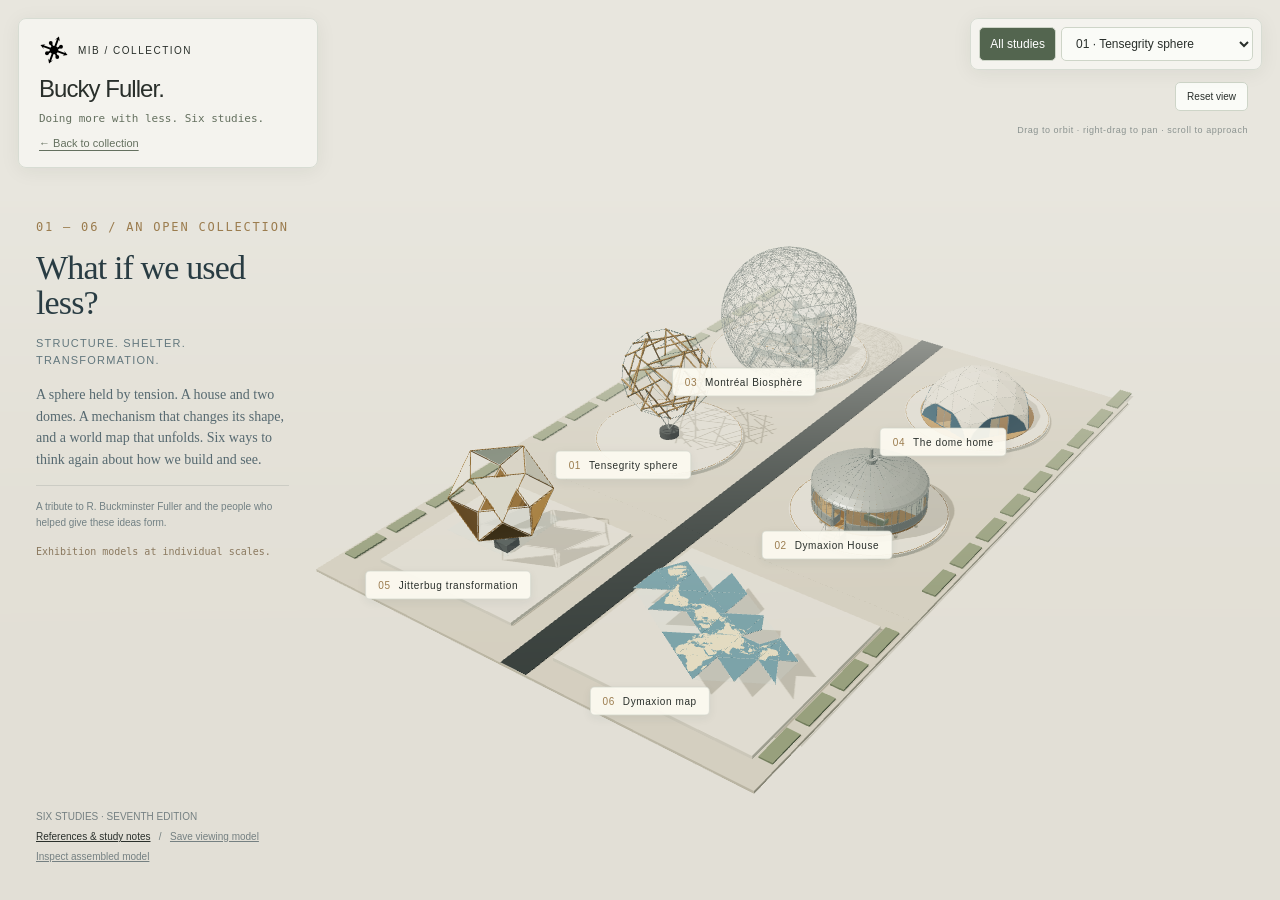
<file: exhibits/fuller/index.html>
<!doctype html><html lang="en"><head><meta charset="utf-8"><meta name="viewport" content="width=device-width,initial-scale=1"><title>Fuller — doing more with less</title>
<script type="importmap">{"imports":{"three":"./vendor/three.module.js"}}</script>
<style>
:root{font-family:Arial,Helvetica,sans-serif;color:#293c43;background:#e8e6de}*{box-sizing:border-box}body{margin:0;overflow:hidden}button,a,input,select{touch-action:manipulation}button,select{font:12px Arial;color:inherit;background:#f4f1e8e8;border:1px solid #34495235;padding:11px 14px;border-radius:3px;cursor:pointer}button:hover,select:hover{background:#fffdf5}button[aria-pressed=true]{color:#f9f7f0;background:#314b52}button:focus-visible,input:focus-visible,a:focus-visible,select:focus-visible{outline:3px solid #a17b43;outline-offset:4px}a{color:inherit}#view{position:fixed;inset:0}canvas{display:block;outline:none}header{position:absolute;top:30px;left:36px;pointer-events:none}.eyebrow{font:10px Arial;letter-spacing:.22em;text-transform:uppercase;color:#758080}.wordmark{font:normal 54px/.96 Georgia,serif;letter-spacing:-.045em;margin:14px 0 9px}.byline{font:italic 14px Georgia;color:#6b7778}nav{position:absolute;right:30px;top:32px;display:flex;gap:8px}select{max-width:280px}#story{position:absolute;left:36px;top:210px;bottom:105px;width:253px;overflow-y:auto;scrollbar-width:thin}#ordinal{font:12px monospace;color:#9b7c4e;letter-spacing:.15em}h1{font:normal 34px/1.04 Georgia,serif;letter-spacing:-.025em;margin:16px 0 14px}#subtitle{font:11px/1.6 Arial;text-transform:uppercase;letter-spacing:.11em;color:#62777d}#description{font:14px/1.55 Georgia,serif;color:#566970}#credit{font:10px/1.6 Arial;color:#728084;border-top:1px solid #87908a40;padding-top:13px}#scale{font:10px/1.6 monospace;color:#8b795f;margin-top:13px}#actions{position:absolute;right:32px;top:89px;display:flex;gap:8px}#actions button{font-size:10px;padding:8px 11px}#transport{position:absolute;left:330px;right:32px;bottom:32px;background:#f5f2e9ef;border:1px solid #ffffffbb;padding:18px 22px;box-shadow:0 12px 35px #253c4610;backdrop-filter:blur(12px)}.controls{display:flex;align-items:center;gap:12px}input[type=range]{width:100%;accent-color:#345964;cursor:pointer}#play{min-width:71px;background:#314b52;color:#fff9ef}.control-title{font:10px Arial;text-transform:uppercase;letter-spacing:.13em;display:flex;justify-content:space-between;margin-bottom:13px}.ends{display:flex;justify-content:space-between;margin:9px 0 0;font:10px Arial;color:#7f8988}#pathNote{font:10px/1.5 Arial;color:#798584;margin:10px 0 0}footer{position:absolute;left:36px;bottom:33px;font:10px/2 Arial;color:#758082}footer button{background:none;border:0;padding:0;text-decoration:underline;font:inherit}#picked{position:absolute;right:32px;bottom:210px;font:11px Arial;background:#f8f5e9e8;padding:10px 13px;border-radius:2px}#picked:empty{display:none}#hint{position:absolute;right:32px;bottom:12px;font:9px Arial;letter-spacing:.06em;color:#8b9390}.exhibit-label{position:absolute;font:10px Arial;letter-spacing:.06em;padding:8px 12px;background:#fcfaf0ee;transform:translate(-50%,-50%);white-space:nowrap;border:1px solid #9da99f55;box-shadow:0 3px 10px #263c4510}.exhibit-label span{color:#9b7c4e;padding-right:8px}#loading{position:fixed;inset:0;background:#e8e6de;display:grid;place-content:center;font:28px Georgia;z-index:10}#loading small{font:11px Arial;margin-top:16px;color:#708081;letter-spacing:.12em}dialog{background:#f5f2e8;color:#2a4147;border:0;padding:32px 38px;max-width:680px;max-height:82vh;box-shadow:0 25px 80px #0003}dialog::backdrop{background:#263c4670;backdrop-filter:blur(5px)}dialog h2{font:30px Georgia}dialog h3{font:19px Georgia}dialog p{font:14px/1.65 Georgia}#perf{font:11px/1.7 monospace;white-space:pre-wrap}.legend{font:10px Arial;color:#748182;display:flex;gap:14px;margin-top:16px}.legend i{display:inline-block;width:19px;height:3px;vertical-align:middle;background:#ab874d;margin-right:6px}.legend i.cable{height:1px;background:#355c65}[hidden]{display:none!important}
@media(max-width:850px){header{top:20px;left:22px}.wordmark{font-size:40px}.eyebrow{font-size:8px}nav{top:125px;left:22px;right:22px}nav button,select{font-size:10px;padding:10px}select{flex:1;max-width:none}#story{top:181px;left:22px;width:180px;bottom:200px}h1{font-size:25px;margin:10px 0}#description{font-size:12px}#credit,#scale{font-size:9px}#actions{top:20px;right:20px;flex-direction:column}#transport{left:22px;right:22px;bottom:25px;padding:14px}.controls{gap:7px}.controls button{padding:9px;font-size:10px}footer{display:none}#pathNote{font-size:9px}#picked{bottom:195px;font-size:9px}#hint{right:22px;font-size:8px}.exhibit-label{font-size:8px;padding:5px 7px}}
#keyframes{display:flex;gap:7px;flex-wrap:wrap;margin-top:12px}#keyframes:empty{display:none}#keyframes button{font-size:10px;padding:6px 9px}#keyframes button[aria-pressed=true]{background:#53654f;color:white}.room-label{position:absolute;transform:translate(-50%,-50%);padding:6px 9px;border-radius:2px;background:#f7f4eae6;color:#41534a;font:11px Arial;pointer-events:none;box-shadow:0 2px 10px #0001}</style><link rel="stylesheet" href="collection-ui.css?rev=1be455550a453edc"><link rel="icon" href="mib-logo.svg" type="image/svg+xml"></head><body>
<main id="view" aria-label="Interactive Fuller exhibition"></main>
<header><a class="brand" href="../../index.html"><img src="mib-logo.svg" alt="">MIB / Collection</a><h1>Bucky Fuller.</h1><div class="sub">Doing more with less. Six studies.</div><a class="back" href="../../index.html">← Back to collection</a></header>
<nav aria-label="Exhibition views"><button id="overview" aria-pressed="true">All studies</button><select id="exhibit" aria-label="Choose an exhibit"><option value="0">01 · Tensegrity sphere</option><option value="1">02 · Dymaxion House</option><option value="2">03 · Montréal Biosphère</option><option value="3">04 · The dome home</option><option value="4">05 · Jitterbug transformation</option><option value="5">06 · Dymaxion map</option></select></nav>
<section id="story"><div id="ordinal"></div><h1 id="title"></h1><div id="subtitle"></div><p id="description"></p><div id="credit"></div><div id="scale"></div><div class="legend" id="legend"><span><i></i>Compression</span><span><i class="cable"></i>Tension</span></div></section>
<div id="actions"><button id="housePlan" aria-pressed="false" hidden>Interior plan</button><button id="entrance" hidden>Entrance view</button><button id="dome" aria-pressed="false" hidden>Hide dome</button><button id="fit">Reset view</button><button id="readMap" hidden>Read map</button><button id="roof" aria-pressed="false" hidden>Lift the roof</button><button id="wires" aria-pressed="true" hidden>Show cables</button></div>
<section id="transport" aria-label="Tensegrity animation" hidden><div class="control-title"><span id="motionTitle">A sphere, held in tension</span><span id="state">Assembled · 100%</span></div><div class="controls"><button id="start" title="Return to the exploded start pose">Start</button><button id="play">Play</button><input id="progress" aria-label="Assembly progress" type="range" min="0" max="1000" value="1000"><button id="end" title="Go to the assembled end pose">End</button></div><div class="ends"><span id="startLabel">Exploded</span><span id="endLabel">Assembled</span></div><div id="keyframes" aria-label="Transformation stages"></div><p id="pathNote">Rigid struts, changing cable lengths. A geometric assembly study.</p></section>
<div id="picked" aria-live="polite"></div><div id="hint">Drag to orbit · right-drag to pan · scroll to approach</div>
<footer>SIX STUDIES · SEVENTH EDITION<br><button id="notesButton">References & study notes</button> &nbsp; / &nbsp; <a href="../../models/fuller.mibview" download>Save viewing model</a><br><a id="modeller" href="../../viewer.html?model=fuller">Inspect assembled model</a></footer>
<dialog id="notes"><button id="close" style="float:right">Close</button><div class="eyebrow">Fuller / exhibition studies</div><h2>Ideas made visible.</h2><p>This is an architectural and geometric study, presented on a fictional exhibition terrace. Each building has its own stated scale. Dimensions and simplified details are recorded below.</p><div id="references"></div><p>The assembled viewing model preserves independently named elements. The Montreal lattice and museum, added house furnishings and two transformation studies use ordinary editable polygonal extrusions. The earlier architectural elements use exact-kernel solids. Representative new triangular solids also passed separate exact-kernel probes. Round members use faceted polygonal extrusions: 12 sides for rods, 32–96 for circular furniture and decks. The browser animation changes presentation poses; the native model stores the assembled state. The sphere’s nominal self-stress check does not establish stability or load capacity.</p><p><a href="NOTES.txt">Full notes and reproduction instructions</a> · <a href="MAP-CREDITS.txt">Map sources & credits</a> · <a href="../../viewer.html?model=fuller">Inspect assembled model</a></p><pre id="perf">Measuring the complete scene…</pre></dialog>
<div id="loading">Gathering the possibilities…<small>SIX STUDIES IN FULLER’S WORLD</small></div><script type="module" src="gallery.js?rev=1be455550a453edc"></script></body></html>
</file>
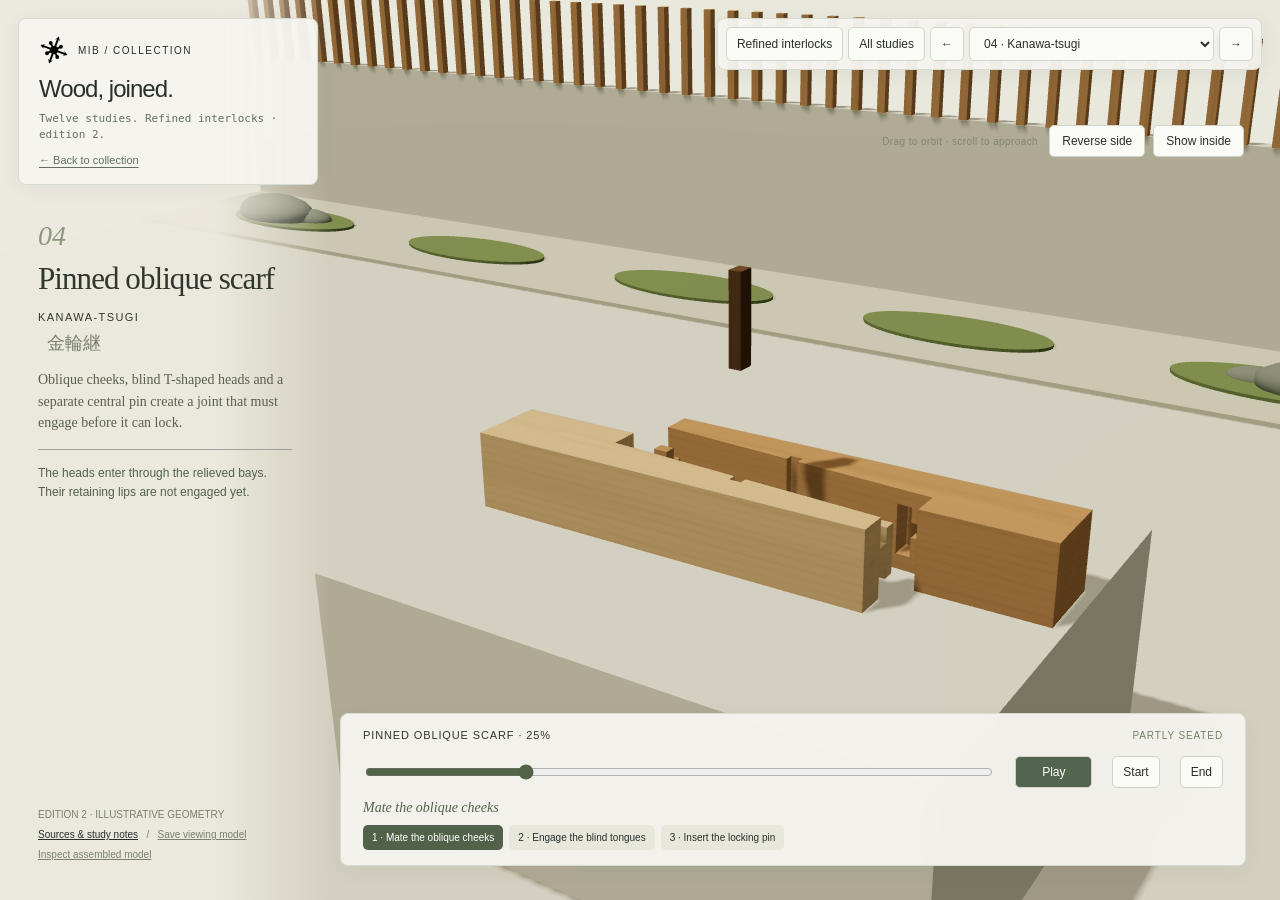
<file: exhibits/japanese-joinery/index.html>
<!doctype html><html lang="en"><head><meta charset="utf-8"><meta name="viewport" content="width=device-width,initial-scale=1"><title>Wood, joined — Japanese joinery studies</title>
<style>
:root{font-family:Arial,Helvetica,sans-serif;color:#30362d;background:#ece9df;font-synthesis:none}*{box-sizing:border-box}body{margin:0;overflow:hidden}#view{position:fixed;inset:0}canvas{display:block;width:100%;height:100%;outline:none}header{position:absolute;top:32px;left:38px;pointer-events:none}.eyebrow{text-transform:uppercase;font-size:10px;letter-spacing:.24em;font-weight:600;color:#68705f}h1{font:normal 50px/1.06 Georgia,serif;letter-spacing:-.035em;margin:12px 0 9px}.sub{font:14px/1.5 Georgia,serif;color:#626657}nav{position:absolute;top:36px;right:34px;display:flex;gap:7px}button,a{touch-action:manipulation}button{font:12px Arial;color:inherit;cursor:pointer;border:1px solid #6b715a38;background:#f6f3e9d9;border-radius:2px;padding:11px 16px}button:hover{background:#fffaf0}button[aria-pressed=true]{background:#384434;color:#f9f4e7;border-color:#384434}button:focus-visible,input:focus-visible,a:focus-visible{outline:3px solid #af8549;outline-offset:3px}#story{position:absolute;left:38px;bottom:129px;width:254px;pointer-events:none}#number{font:italic 28px Georgia;color:#8d967e}h2{font:normal 31px/1.1 Georgia,serif;letter-spacing:-.03em;margin:10px 0}#roman{font-size:11px;text-transform:uppercase;letter-spacing:.13em;margin:15px 0 8px}#jp{font:18px Georgia;color:#78816c;margin-left:9px}#description{font:15px/1.65 Georgia,serif;color:#58604f}#sequence{font-size:11px;line-height:1.65;color:#737969;border-top:1px solid #7779;padding-top:14px}#assembly{position:absolute;bottom:34px;left:340px;right:34px;padding:20px 24px;background:#fbf8eedd;backdrop-filter:blur(14px);border:1px solid #ffffffb0;box-shadow:0 5px 25px #39482e0c}.control-head{display:flex;align-items:center;justify-content:space-between;font-size:11px;letter-spacing:.08em;text-transform:uppercase}#state{color:#758165;font-size:10px}.slider-row{display:flex;gap:20px;align-items:center;margin-top:15px}input[type=range]{accent-color:#536347;width:100%;cursor:pointer;height:20px}#play{min-width:77px}#ends{display:flex;justify-content:space-between;color:#858878;font-size:10px;margin:7px 100px 0 0}footer{position:absolute;left:38px;bottom:35px;font-size:10px;color:#79806f;line-height:2}footer button{border:0;background:none;padding:0;text-decoration:underline;font:inherit}footer a{color:inherit}#hint{position:absolute;right:36px;top:90px;font-size:10px;letter-spacing:.04em;color:#818674}#picked{position:absolute;right:36px;bottom:170px;font-size:11px;color:#46573e;background:#fff9;padding:7px 12px}#picked:empty{display:none}dialog{border:0;max-width:620px;max-height:80vh;padding:34px 40px;background:#f6f1e5;color:#36402f;box-shadow:0 25px 80px #0003}dialog::backdrop{background:#27342066;backdrop-filter:blur(4px)}dialog h2{font-size:30px}dialog p,dialog li{font:14px/1.7 Georgia,serif}dialog a{color:#566b42}#loading{position:absolute;inset:0;display:grid;place-content:center;background:#ece9df;z-index:10;font:24px Georgia}#loading small{display:block;font:11px Arial;margin-top:15px;color:#7b846e}#perf{font:11px/1.7 monospace;white-space:pre-wrap}#fit{font-size:11px}#source-links{padding-left:20px}@media(max-width:850px){header{top:20px;left:22px}h1{font-size:36px}nav{top:125px;left:22px;right:auto;gap:4px}nav button{padding:9px;font-size:10px}#story{left:22px;bottom:170px;width:210px}h2{font-size:25px}#description{font-size:13px}#sequence{display:none}#assembly{left:22px;right:22px;bottom:20px;padding:15px}footer{display:none}#hint{top:20px;right:20px;width:100px;text-align:right}#picked{bottom:145px;right:22px}}
#reverseView{margin-left:12px;padding:8px 12px}button:disabled{opacity:.45;cursor:default}@media(max-width:850px){
 body::before{display:block;width:100%;height:210px;background:linear-gradient(#ece9dfff 78%,#ece9df00)}header{top:18px;left:20px}h1{font-size:32px;margin:9px 0 5px}.sub{font-size:12px}
 nav{top:115px;left:20px;right:20px;display:grid;grid-template-columns:repeat(4,1fr)}nav button{padding:10px 4px}
 #hint{top:164px;left:20px;right:20px;width:auto;display:flex;align-items:center;justify-content:space-between;text-align:left}
 #reverseView{margin:0}#story{left:20px;right:20px;bottom:170px;width:auto;pointer-events:none}#number,#roman,#jp,#description,#sequence{display:none}#title{font-size:23px;margin:0}
 #assembly{left:16px;right:16px;bottom:42px;padding:12px}.control-head{font-size:9px;letter-spacing:.02em}.slider-row{gap:8px;margin-top:10px}.slider-row input{min-width:0;width:0;flex:1}.slider-row button{padding:10px;min-width:0;flex-shrink:0}#ends{margin-right:0}
 footer{display:block;left:20px;bottom:8px;line-height:1;font-size:0}footer a,footer button{font-size:10px;margin-right:12px}footer br,footer #editLink{display:none}#picked{bottom:207px;left:20px;right:auto;max-width:calc(100% - 40px)}dialog{padding:22px;max-width:calc(100% - 24px)}
 }body::before{content:"";position:fixed;inset:0 auto 0 0;width:330px;background:linear-gradient(90deg,#ece9dff2 65%,#ece9df00);pointer-events:none;z-index:1}header,nav,#story,#assembly,footer,#hint,#picked{z-index:2}dialog{z-index:5}@media(max-width:850px){body::before{display:block;width:100%;height:210px;background:linear-gradient(#ece9dfff 78%,#ece9df00)}} select{font:12px Arial;color:#30362d;border:1px solid #6b715a38;background:#f6f3e9;padding:10px;max-width:265px}#hint{top:90px}#hint button{padding:8px 12px;margin-left:8px}#stageLabel{font:italic 14px Georgia;color:#52614a;margin-top:12px}#stages{display:flex;gap:6px;flex-wrap:wrap;margin-top:9px}#stages button{font-size:10px;padding:7px 9px;border:0;background:#e7e8db}#stages button[aria-current=true]{background:#52614a;color:white}#ends{display:none}#story{bottom:195px}#picked{bottom:220px}#assembly{padding:15px 22px}#sequence{font-size:11px}#stageLabel:empty{display:none}
@media(max-width:850px){nav{display:flex;gap:4px}nav select{min-width:0;flex:1;width:0;font-size:10px}nav button{padding:9px}#hint{top:160px;font-size:0;justify-content:flex-end}#hint button{font-size:10px}#story{bottom:222px}#assembly{padding:12px;bottom:42px}#stages button{padding:6px;font-size:9px}#stageLabel{font-size:12px}#picked{bottom:245px}body::before{height:205px}}
#configurationRow{display:flex;align-items:center;gap:10px;margin-top:12px;font-size:10px}#configurationRow[hidden]{display:none}#configurationRow select{font-size:11px;padding:7px}#configurationHint{color:#737969}#configuration:disabled{opacity:.6}@media(max-width:850px){#newStudies{display:none}#configurationHint{display:block;font-size:9px;width:100%}#configurationRow{flex-wrap:wrap;gap:6px}#configurationRow{margin-top:8px}#configurationRow select{max-width:175px}#story{bottom:255px}}
#story{top:195px;bottom:auto}#description{font-size:14px;line-height:1.55}#sequence{display:none}@media(max-width:850px){#story{top:auto;bottom:255px}}
.exhibit-label{position:absolute;transform:translate(-50%,-50%);padding:5px 8px;border:0;background:#f9f5e5c9;font:italic 13px Georgia;color:#52614a}.exhibit-label:hover{background:#52614a;color:white}</style><script type="importmap">{"imports":{"three":"./vendor/three.module.js"}}</script><link rel="stylesheet" href="collection-ui.css?v=4e914a6b93690542"><link rel="icon" href="mib-logo.svg" type="image/svg+xml"></head><body>
<main id="view" aria-label="Interactive joinery gallery"></main><header><a class="brand" href="../../index.html"><img src="mib-logo.svg" alt="">MIB / Collection</a><h1>Wood, joined.</h1><div class="sub">Twelve studies. Refined interlocks · edition 2.</div><a class="back" href="../../index.html">← Back to collection</a></header>
<nav aria-label="Joint views"><button id="newStudies">Refined interlocks</button><button id="overview" aria-pressed="false">All studies</button><button id="prev" aria-label="Previous joint">←</button><select id="jointSelect" aria-label="Choose a joint"></select><button id="next" aria-label="Next joint">→</button></nav><div id="hint">Drag to orbit · scroll to approach <button id="reverseView">Reverse side</button><button id="reveal" aria-pressed="false">Show inside</button></div>
<section id="story" aria-live="polite"><div id="number">01</div><h2 id="title"></h2><div id="roman"></div><div id="jp"></div><p id="description"></p><p id="sequence"></p></section>
<section id="assembly" aria-label="Assembly controls"><div class="control-head"><label for="progress"><span id="controlJoint">Assembly</span> · <span id="percent">35%</span></label><span id="state"></span></div><div class="slider-row"><input id="progress" aria-label="Assembly progress" type="range" min="0" max="1000" step="1" value="350"><button id="play">Play</button><button id="reset" title="Return to separated pose">Start</button><button id="seat">End</button></div><div id="configurationRow" hidden><label for="configuration">Orientation</label> <select id="configuration" aria-label="Kawai orientation"></select><span id="configurationHint"></span></div><div id="stageLabel" aria-live="polite"></div><div id="stages" aria-label="Assembly steps"></div><div id="ends"><span>Separated</span><span>Fully seated</span></div></section>
<div id="picked" aria-live="polite"></div><footer>EDITION 2 · ILLUSTRATIVE GEOMETRY<br><button id="about">Sources & study notes</button> &nbsp; / &nbsp; <a href="../../models/japanese-joinery.mibview" download>Save viewing model</a><br><a id="editLink" href="../../viewer.html?model=japanese-joinery">Inspect assembled model</a></footer>
<dialog id="notes"><button id="closeNotes" style="float:right">Close</button><div class="eyebrow">About this study</div><h2>Read the cuts.</h2><p>These are illustrative models of documented joint forms, with dimensions chosen for display. They are not measured historic specimens or fabrication drawings. Natural timber colour is interpreted; the fine grain is a procedural presentation material.</p><p>Study 11 is a modern Kawai-inspired construction. Its nominal 60° fingers have equal 0.2° clearance on each flank and a shared 4 mm axial relief. These disclosed display clearances preserve all three orientations. Exact zero-clearance sector cuts remain limited by a kernel ambiguity; this is not a fabrication tolerance.</p><p>Study 12 reconstructs the three-way mitred corner demonstrated by carpenter Takami Kawai at Suikoushya. The crossed rail tongues and twin-tenoned upright are modelled as an ordered, reversible assembly. Proportions and internal cut depths are estimated, not measured from the specimen.</p><ul id="source-links"></ul><p>The members use exact kernel solids. The slider applies reversible presentation offsets to the assembled rest geometry. It does not change the native model or its undo history. Each joint retains its pose while you explore the other exhibits. Assembly settings live in the accompanying <a href="scene.json">scene sidecar</a>; open this page again to restore the presentation.</p><p>Use the arrow keys on the slider for fine control, Home for separated and End for seated. Play assembles from a separated pose and disassembles from a seated pose. Pause holds the exact position. Start and End choose the endpoints. Nothing plays automatically. With reduced motion enabled, use the slider directly.</p><p><a href="NOTES.txt">Dimensions, validation and limitations</a> · <a href="../../index.html">Back to collection</a></p><pre id="perf">Performance measurement pending.</pre></dialog><div id="loading">Preparing the joinery gallery…<small>Loading the native solid display</small></div><script type="module" src="gallery.js?v=4e914a6b93690542"></script></body></html>
</file>
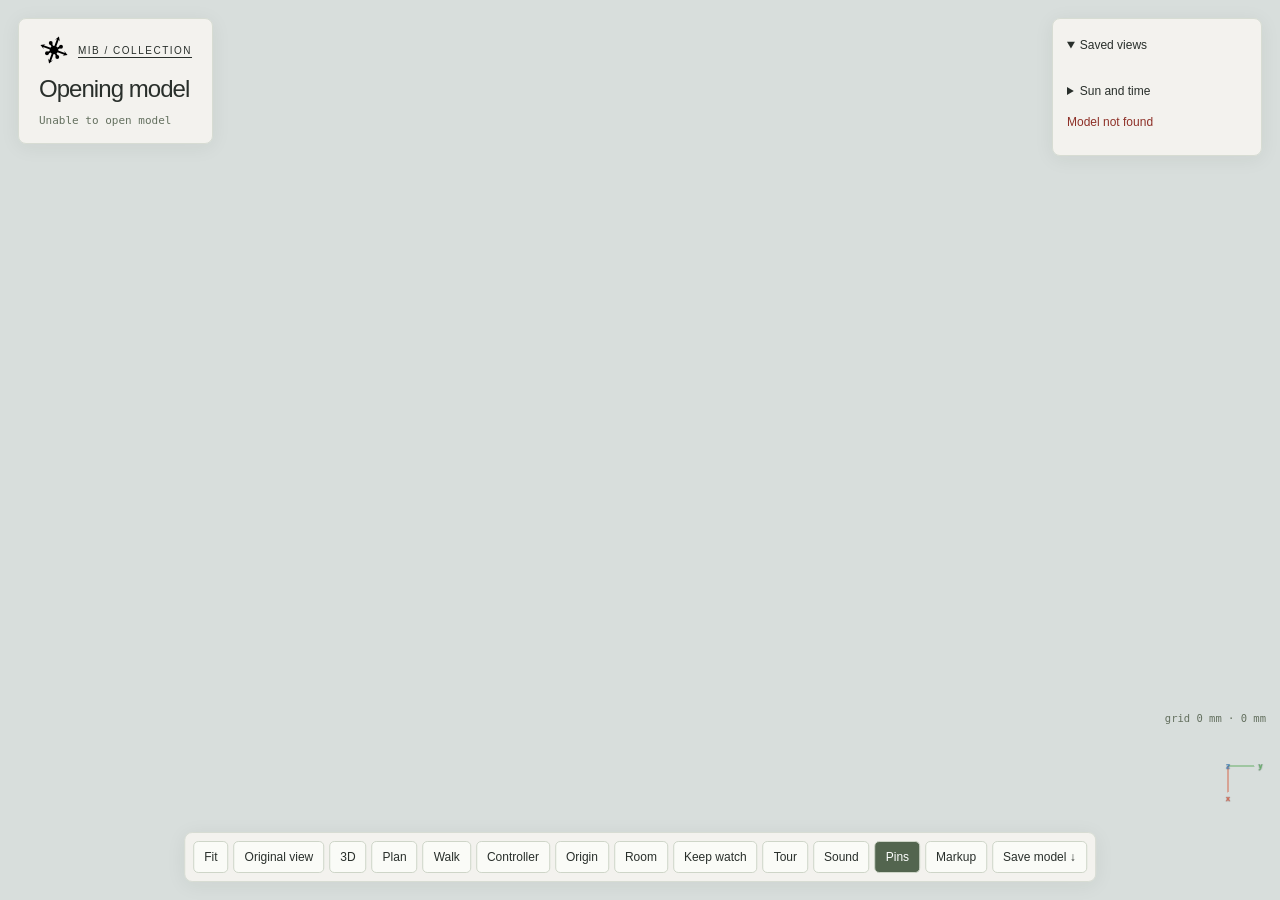
<file: viewer.html>
<!doctype html><html lang="en"><head><meta charset="utf-8"><meta name="viewport" content="width=device-width,initial-scale=1"><title>MIB Collection</title><link rel="icon" href="mib-logo.svg" type="image/svg+xml"><link rel="stylesheet" href="gallery.css"></head><body class="scene-loading">
<main id="stage" aria-label="Model view" aria-busy="true"></main>
<section id="loadingScene" aria-label="Loading scene"><div class="loading-caption"><span>SALA DEL CEL</span><p id="loadingStage" role="status">Opening scene…</p></div></section>
<header><a class="brand" href="index.html"><img src="mib-logo.svg" alt="MIB">MIB / Collection</a><h1 id="title">Opening model</h1><span id="status" role="status">Opening model…</span></header>
<nav id="tools" aria-label="View controls"><button id="fit">Fit</button><button id="reset">Original view</button><button id="perspective">3D</button><button id="plan">Plan</button><button id="walkBtn" aria-pressed="false">Walk</button><button id="controllerBtn">Controller</button><button id="originBtn" aria-pressed="false" title="Double-click to visit the origin">Origin</button><button id="roomLaunch">Room</button><button id="sniperLaunch">Keep watch</button><button id="tour" aria-pressed="false">Tour</button><button id="sound" aria-pressed="false">Sound</button><button id="pinsBtn" aria-pressed="true">Pins</button><button id="markupBtn" aria-pressed="false">Markup</button><label id="optionLabel" hidden>Design <select id="option"><option value="main">Original</option></select></label><a id="download">Save model ↓</a></nav>
<aside><details open><summary>Saved views</summary><div id="views"></div></details><div id="related"></div>
<details id="sunPanel"><summary>Sun and time</summary><div class="fields"><label>Sun <select id="sunMode"><option value="fixed">Fixed</option><option value="site">Date and time</option></select></label><label>Date <input id="sunDate" type="date"></label><label>Time <input id="sunTime" type="range" min="0" max="24" step="0.25"><output id="sunTimeLabel"></output></label><label>Latitude <input id="sunLat" type="number" min="-90" max="90" step="0.0001"></label><label>Longitude <input id="sunLon" type="number" min="-180" max="180" step="0.0001"></label><label>Time zone <input id="sunZone" type="number" min="-12" max="14" step="0.5"></label><label>Strength <input id="sunStrength" type="range" min="0" max="2" step="0.05"></label><label>Sky light <input id="skyStrength" type="range" min="0" max="2" step="0.05"></label><label>Exposure <input id="exposure" type="range" min="0.2" max="2" step="0.05"></label><label>Reflections <input id="reflections" type="range" min="0" max="2" step="0.05"></label><label>Glow <input id="glowGain" type="range" min="0" max="4" step="0.05"></label><label>Backdrop <select id="backdrop"><option value="plain">Plain</option><option value="sky">Sky</option></select></label><label><input id="shadows" type="checkbox">Shadows</label><button id="sunReset">Original lighting</button></div></details>
<details id="infoPanel" open hidden><summary>Selection</summary><p id="selection"></p><dl id="properties"></dl><button id="clearSelection">Clear selection</button></details><p id="error" role="alert" hidden></p><button id="retry" hidden>Retry</button></aside>
<div id="walkCross" hidden>+</div><div id="walkHud"></div><div id="toast" role="status" hidden></div>
<div id="markupTools" hidden><button data-mark="pen" aria-pressed="true">Pen</button><button data-mark="line">Line</button><button data-mark="arrow">Arrow</button><button data-mark="rect">Rectangle</button><input id="markColour" type="color" value="#d94632" aria-label="Markup colour"><button id="markUndo">Undo</button><button id="markClear">Clear</button><button id="markExport">Save image</button><button id="markDone">Done</button></div><svg id="markupLayer" xmlns="http://www.w3.org/2000/svg" hidden></svg>
<script type="module" src="gallery.js?rev=7aa09db574e66dac"></script><script type="module" src="camera-entry.js?rev=afd30fdfff25"></script><link rel="stylesheet" href="camera-entry.css?rev=afd30fdfff25"></body></html>
</file>
<file: camera/style.css>
@import url('https://fonts.googleapis.com/css2?family=DM+Sans:wght@400;500;600;700&family=Space+Grotesk:wght@400;500;600;700&display=swap');
:root{color-scheme:dark;--bg:#101414;--panel:#171c1b;--raised:#222927;--border:#303834;--muted:#a0aaa3;--text:#edf1e9;--accent:#c3ee87;--dark:#182313;--orange:#f5aa68;--red:#f58175;font:13px/1.5 'DM Sans',system-ui,sans-serif}*{box-sizing:border-box}body{margin:0;background:var(--bg);color:var(--text);overflow:hidden}button,input,select{font:inherit}button,a,label.import-label{touch-action:manipulation}button{cursor:pointer;border:0;color:inherit;background:none;white-space:nowrap}button:disabled{opacity:.35;cursor:not-allowed}button:focus-visible,a:focus-visible,input:focus-visible,select:focus-visible{outline:2px solid var(--accent);outline-offset:3px}button:hover:not(:disabled){filter:brightness(1.14)}[hidden]{display:none!important}.topbar{height:80px;display:flex;align-items:center;justify-content:space-between;padding:0 24px;border-bottom:1px solid var(--border);gap:18px}.brand{display:flex;align-items:center;gap:11px;color:var(--text);text-decoration:none;font:500 17px 'Space Grotesk',sans-serif;letter-spacing:-.3px;min-width:194px}.brand b{font-weight:400;color:var(--muted)}.brand small{display:block;font:9px 'DM Sans',sans-serif;letter-spacing:2px;margin-top:5px;color:var(--muted)}.brandmark{font:600 38px 'Space Grotesk';line-height:1;position:relative;display:block;width:36px;color:var(--accent)}.brandmark span{position:absolute;top:-6px;right:0;font-size:25px}.topbar nav{display:flex;gap:5px;background:#1c211e;border:1px solid var(--border);padding:4px;border-radius:7px}.mode{padding:9px 16px;border-radius:4px;font-weight:500}.mode span{font-size:10px;margin-right:6px;color:var(--muted)}.mode.active{background:var(--accent);color:var(--dark)}.mode.active span{color:#536141}.top-actions{display:flex;align-items:center;gap:14px}.saved{font-size:11px;color:var(--muted);white-space:nowrap}.saved:before{content:'';display:inline-block;width:5px;height:5px;background:var(--accent);border-radius:50%;margin-right:6px}.icon-button{width:26px;height:26px;border-radius:50%;border:1px solid var(--border);color:var(--muted)}.subtle{border:1px solid #4b5747;border-radius:5px;padding:9px 13px}.primary{background:var(--accent);color:var(--dark);font-weight:600;border-radius:5px;padding:12px 16px;display:flex;justify-content:space-between;align-items:center;gap:20px}.secondary{background:var(--raised);border:1px solid var(--border);padding:8px 11px;border-radius:5px;font-size:12px}.wide{width:100%;justify-content:center}.text-button{font-size:11px;color:var(--muted);width:100%;padding:12px 0}.glass-button{background:#131d19b8;border:1px solid #ffffff30;border-radius:5px;padding:8px 12px;font-size:11px;backdrop-filter:blur(10px)}main{display:grid;grid-template-columns:216px minmax(0,1fr) 266px;height:calc(100dvh - 80px);min-height:560px}.library{padding:23px 17px 18px;border-right:1px solid var(--border);display:flex;flex-direction:column;overflow:auto}.section-heading{display:flex;justify-content:space-between;align-items:center;font-size:9px;letter-spacing:1.9px;color:var(--muted);font-weight:600}.live-dot{width:5px;height:5px;background:var(--accent);border-radius:50%}h1{font:500 23px/1.2 'Space Grotesk',sans-serif;letter-spacing:-.7px;margin:17px 0 5px}.location-sub{font-size:10px;color:var(--muted);margin:0 0 16px}.model-thumb{height:128px;border:1px solid var(--border);border-radius:5px;background:radial-gradient(ellipse at 50% 100%,#354135,#202722);position:relative;margin-bottom:29px;overflow:hidden}.model-thumb svg{width:100%;height:112px}.model-thumb span{position:absolute;bottom:8px;left:10px;font:8px monospace;color:#c1cbbd;letter-spacing:1px}.model-thumb i{font-style:normal;padding:0 5px}.take-heading{margin-bottom:12px}.take-item{padding:12px 10px;width:100%;text-align:left;border:1px solid transparent;border-radius:5px;margin-bottom:6px;display:grid;grid-template-columns:22px minmax(0,1fr);gap:6px}.take-item.active{background:#263123;border-color:#4b5a3d}.take-index{color:var(--accent);font:11px 'Space Grotesk';margin-top:3px}.take-item b{font-size:12px;font-weight:500;display:block;white-space:normal;overflow-wrap:anywhere}.take-item small{font-size:10px;color:var(--muted);display:block;margin-top:3px}.library #new-take{margin-top:8px}.library-footer{margin-top:auto;padding-top:25px}.mini-tag{font-size:8px;letter-spacing:1px;padding:4px 6px;border:1px solid var(--border);border-radius:3px;color:var(--muted)}.library-footer>p:not(.footnote){font:400 21px/1.3 'Space Grotesk';letter-spacing:-.5px;margin:14px 0 18px;color:#bec6ba}.import-label{font-size:11px;text-decoration:underline;text-underline-offset:4px;color:var(--muted);cursor:pointer}.footnote{font-size:10px;line-height:1.6;color:var(--muted);margin:13px 0 0}.studio{min-width:0;display:flex;flex-direction:column}.viewport{position:relative;flex:1;min-height:300px;background:#bdc9cc;overflow:hidden}#scene-canvas{width:100%;height:100%;display:block;touch-action:none;outline:none}.viewport-top{position:absolute;top:17px;left:18px;right:18px;display:flex;gap:12px;justify-content:space-between;align-items:center;pointer-events:none}.viewport-top button{pointer-events:auto}.scene-badge{background:#15221bc4;color:#eff4e7;backdrop-filter:blur(8px);border:1px solid #ffffff24;border-radius:4px;padding:7px 10px;font-size:9px;letter-spacing:1px;display:flex;align-items:center;gap:9px}.scene-badge i{height:10px;width:1px;background:#a8b69b75}.rec-indicator{display:flex;align-items:center;gap:7px;font-size:10px;letter-spacing:1px;background:#1e211ee0;padding:7px 10px;border-radius:4px}.rec-indicator span{width:7px;height:7px;background:var(--red);border-radius:50%;animation:pulse 1s infinite}.rec-indicator b{font-weight:500;font-variant-numeric:tabular-nums}.viewport-bottom{position:absolute;left:18px;right:18px;bottom:16px;display:flex;align-items:end;justify-content:space-between;gap:10px;pointer-events:none}.viewport-bottom button{pointer-events:auto}.telemetry{display:flex;gap:20px;color:#fff;text-shadow:0 1px 8px #172118;background:#18231f9c;padding:9px 13px;border-radius:5px;backdrop-filter:blur(8px);font-size:10px}.telemetry small{display:block;font-size:7px;letter-spacing:1.4px;opacity:.7;margin-bottom:1px}.telemetry b{font:500 16px 'Space Grotesk';font-variant-numeric:tabular-nums}.telemetry #subject-hud b{font-size:11px}.crosshair{position:absolute;top:50%;left:50%;transform:translate(-50%,-50%);color:#fffc;font-weight:400;font-size:20px;pointer-events:none;text-shadow:0 1px 3px #0009}.flight-invite{position:absolute;left:32px;top:50%;transform:translateY(-45%);background:linear-gradient(110deg,#13201ee8,#1b2523c9);padding:28px;border:1px solid #ffffff24;border-radius:8px;backdrop-filter:blur(12px);max-width:300px}.eyebrow{font-size:8px;letter-spacing:2px;color:var(--accent)}.flight-invite h2{font:500 36px/1.1 'Space Grotesk';letter-spacing:-1.6px;margin:13px 0}.flight-invite p{font-size:12px;color:#c1ccc0;margin:0 0 22px;line-height:1.7}.flight-invite .primary{min-width:205px}.invite-note{display:block;font-size:9px;color:#b6c1b0;margin-top:13px}.thirds{position:absolute;inset:0;pointer-events:none}.thirds i{position:absolute;background:#ffffffe0;opacity:.33}.thirds i:nth-child(1){left:33.33%;top:0;bottom:0;width:1px}.thirds i:nth-child(2){left:66.66%;top:0;bottom:0;width:1px}.thirds i:nth-child(3){top:33.33%;left:0;right:0;height:1px}.thirds i:nth-child(4){top:66.66%;left:0;right:0;height:1px}.camera-preview{position:absolute;right:16px;bottom:77px;width:min(265px,42%);aspect-ratio:16/9;pointer-events:none;border:1px solid #d5e4b9aa;box-shadow:0 7px 35px #0004}.camera-preview>span{position:absolute;top:-25px;left:-1px;right:-1px;height:24px;background:#17211ee8;padding:5px 8px;font-size:8px;letter-spacing:1px}.camera-preview b{float:right;font:9px monospace}.toast{position:absolute;left:50%;bottom:90px;transform:translateX(-50%);max-width:90%;width:max-content;background:#14221eee;border:1px solid #536c47;border-radius:5px;padding:10px 15px;color:var(--text);font-size:12px;box-shadow:0 10px 30px #0003;pointer-events:none}.transport{height:177px;flex-shrink:0;background:var(--panel);border-top:1px solid var(--border);padding:16px 20px 10px}.transport-row{display:flex;justify-content:space-between;align-items:center;gap:12px}.transport-left,.transport-right{display:flex;align-items:center;gap:8px}.record-button{display:flex;align-items:center;gap:9px;background:#3a2522;border:1px solid #654039;padding:8px 12px;border-radius:5px;color:#ffb3a8;font-size:12px}.record-button.recording{background:#a3483d;color:white;border-color:#dd8574}.record-dot{width:8px;height:8px;background:var(--red);border-radius:50%}.recording .record-dot{border-radius:1px;background:white}.record-button kbd{color:inherit}kbd{font:9px 'DM Sans',sans-serif;border:1px solid #ffffff25;border-radius:3px;padding:1px 4px;margin-left:3px;opacity:.7}.source-control{font-size:9px;color:var(--muted)}.source-control select{display:block;font-size:10px;background:transparent;border:0;color:var(--text);padding:1px 0}.timecode{font:11px 'Space Grotesk';font-variant-numeric:tabular-nums;color:var(--muted);white-space:nowrap}.timecode b{color:var(--text);font-weight:500}.timeline-wrap{position:relative;height:65px;margin-top:12px;padding-top:24px}.timeline-points{position:absolute;top:0;left:8px;right:8px;height:26px}.timeline-point{position:absolute;transform:translateX(-50%);width:18px;height:23px;display:grid;place-items:center;padding:0;color:#9aaf88;font:9px 'Space Grotesk';border-bottom:2px solid transparent}.timeline-point.selected{color:var(--accent);border-color:var(--accent)}.timeline-point:before{content:'';position:absolute;inset:3px 2px;background:#2c3928;transform:rotate(45deg);z-index:0;border:1px solid #576c45;border-radius:2px}.timeline-point span{position:relative;z-index:1}.timeline-point.selected:before{background:var(--accent);border-color:var(--accent)}.timeline-point.selected{color:#1b2515}.timeline-ruler{display:flex;justify-content:space-between;color:#78877c;font:8px monospace;padding:0 5px;margin-top:5px}.bottom-line{display:flex;justify-content:space-between;gap:10px;font-size:9px;color:var(--muted);margin-top:3px}.bottom-line span:last-child{white-space:nowrap}.inspector{border-left:1px solid var(--border);padding:23px 18px;overflow:auto;background:var(--panel)}.inspector>.section-heading{margin-bottom:23px}.field{display:block;font-size:11px;color:#bec8bd;margin:17px 0}.field select,.field input[type=number]{margin-top:7px;width:100%}.field output{float:right;font-size:10px;color:var(--text);font-variant-numeric:tabular-nums}select,input[type=number]{color:var(--text);background:#222925;border:1px solid #394336;border-radius:4px;padding:8px;font-size:11px;min-width:0}select{width:100%}input[type=range]{width:100%;display:block;accent-color:var(--accent);height:4px;margin:13px 0;cursor:pointer}#scrubber{margin:0;height:4px}.lens-presets{display:flex;gap:5px}.lens-presets button{background:#242d25;border:1px solid var(--border);border-radius:4px;padding:5px;font-size:10px;flex:1;color:#c2d2b3}.divider{height:1px;background:var(--border);margin:22px 0}.check{display:flex;align-items:start;gap:8px;margin:16px 0;font-size:11px;color:#c5cec1}.check input{accent-color:var(--accent);margin:3px 0 0}.check small{display:block;font-size:9px;color:var(--muted);margin-top:3px}.tip{padding:15px;background:#20291f;border-left:2px solid #708c53;margin-top:25px}.tip>span{font-size:8px;letter-spacing:1.5px;color:#c5ddac}.tip p{font-size:11px;color:#b7c4ac;margin:9px 0 0;line-height:1.7}.selected-node{display:flex;justify-content:space-between;font-size:10px;color:var(--accent);border:1px solid #536344;background:#263122;padding:9px;border-radius:4px}.selected-node b{font-weight:400;font-variant-numeric:tabular-nums}.field-label{font-size:10px;color:var(--muted);margin:16px 0 7px}.xyz{display:grid;grid-template-columns:repeat(3,minmax(0,1fr));gap:6px}.xyz label{font-size:9px;color:#aaba9f}.xyz input{width:100%;padding:6px;margin-top:3px;font-size:10px}#aim-node{margin-top:13px}.two-fields{display:grid;grid-template-columns:1fr 1fr;gap:10px}.two-fields .field{margin:14px 0}.node-actions{display:flex;gap:7px}.node-actions button{flex:1;font-size:10px}.history{display:flex;align-items:end;padding-bottom:14px;gap:7px}.history button{flex:1}.clearance{font-size:10px;color:#bed99e;line-height:1.5;margin-top:14px}.clearance.warning{color:var(--orange)}.screen-copy{color:var(--muted);font-size:12px;line-height:1.7}.inspector h2{font:500 25px 'Space Grotesk';letter-spacing:-.7px}dialog{max-width:590px;width:calc(100% - 32px);background:#1a211d;color:var(--text);border:1px solid #536149;border-radius:12px;padding:32px;box-shadow:0 30px 100px #0008}dialog::backdrop{background:#0d1512bb;backdrop-filter:blur(4px)}dialog h2{font:500 29px 'Space Grotesk';letter-spacing:-.8px}dialog ol{padding-left:20px;color:#bfcbb7}dialog li{margin:12px 0;padding-left:7px;font-size:13px;line-height:1.7}dialog p{font-size:11px;color:var(--muted);line-height:1.7}.dialog-close{position:absolute;top:12px;right:14px;font-size:25px;color:var(--muted)}.help-grid{display:grid;grid-template-columns:1fr 1fr;gap:12px;border-top:1px solid var(--border);padding:20px 0;font-size:12px}.help-grid kbd{margin-right:8px}.fatal{position:absolute;inset:0;display:flex;flex-direction:column;align-items:center;justify-content:center;padding:40px;background:#1c2821;color:var(--text)}.touch-pad{display:none}.pick-mode{cursor:crosshair}@keyframes pulse{50%{opacity:.35}}@media(prefers-reduced-motion:reduce){.rec-indicator span{animation:none}}
@media(min-width:1500px){main{grid-template-columns:240px minmax(0,1fr) 290px}.library{padding-left:23px;padding-right:23px}.inspector{padding:25px}.transport{padding-left:25px;padding-right:25px}}
@media(max-width:1250px){main{grid-template-columns:180px minmax(0,1fr) 244px}.topbar{padding:0 17px}.brand{min-width:160px;font-size:15px}.mode{padding:8px 12px}.saved{display:none}.transport{height:190px;padding:13px}.transport-row{flex-wrap:wrap}.transport-right{margin-left:auto}.transport-left{gap:5px}.record-button,.transport-left .secondary{font-size:11px;padding:8px}.transport-left kbd{display:none}.bottom-line{font-size:8px}.location-sub{font-size:9px}.library{padding:23px 13px}.inspector{padding:23px 14px}.source-control{display:flex;align-items:center;gap:5px}.source-control select{width:auto}.model-thumb{height:112px}.model-thumb svg{height:96px}}
@media(max-width:1000px){main{grid-template-columns:minmax(0,1fr) 244px}.library{display:none}.topbar .brand{min-width:0}.topbar .brand b,.brand small{display:none}.topbar nav{margin-left:auto}.top-actions{gap:8px}.subtle{font-size:10px}.flight-invite{padding:23px;left:24px}.bottom-line span:last-child{display:none}}
@media(max-width:700px){body{overflow:auto}.topbar{height:64px;padding:0 12px;gap:8px}.brand{font-size:12px}.brandmark{width:25px;font-size:29px}.brandmark span{font-size:18px}.mode{padding:7px 9px;font-size:11px}.mode span{display:none}.top-actions .subtle{display:none}.top-actions{gap:0}.topbar nav{gap:2px}.topbar .brand{gap:7px}main{height:auto;min-height:0;display:flex;flex-direction:column}.studio{height:calc(100dvh - 64px);min-height:570px}.viewport{min-height:350px}.inspector{overflow:visible;border-left:0;border-top:1px solid var(--border);padding:22px}#flight-panel,#edit-panel{max-width:600px;margin:auto}.inspector>.section-heading{max-width:600px;margin:0 auto 20px}.flight-invite{left:18px;padding:22px;max-width:270px}.flight-invite h2{font-size:32px}.viewport-top{left:12px;right:12px;top:12px;gap:5px}.viewport-top #home-button{font-size:9px;padding:6px}.scene-badge{font-size:8px;padding:6px}.viewport-bottom{left:12px;right:12px;bottom:12px}.telemetry{gap:15px;padding:7px 10px}.telemetry b{font-size:13px}#capture-mouse{display:none}.camera-preview{bottom:72px;width:43%}.transport{height:178px}.transport-left .secondary{font-size:10px}.timecode{font-size:10px}.bottom-line{font-size:9px}.bottom-line span:first-child{max-width:100%;overflow:hidden;text-overflow:ellipsis;white-space:nowrap}.touch-pad{position:fixed;right:12px;top:calc(100dvh - 355px);display:grid;grid-template-columns:repeat(3,34px);gap:4px;z-index:4}.touch-pad button{background:#17231fc9;border:1px solid #ffffff3a;border-radius:5px;width:34px;height:34px;font-size:17px;touch-action:none}.touch-pad button:active{background:#789c56}.xyz input,select,input[type=number]{font-size:16px}.camera-preview>span{font-size:7px}.help-grid{font-size:10px}dialog{padding:25px}.transport-right{gap:13px}}
@media(pointer:fine){.touch-pad{display:none}}body[data-mode=edit] .touch-pad,body[data-mode=screen] .touch-pad{display:none}

.model-picker{font-size:10px;color:var(--muted);display:block;margin:12px 0 7px}.model-picker select{margin-top:5px;font-size:10px}#model-stats{font-size:9px;margin:0 0 14px}.model-thumb img{width:100%;height:100%;object-fit:cover}.loading-model{position:absolute;inset:0;background:#17211fee;display:flex;align-items:center;justify-content:center;flex-direction:column;text-align:center;z-index:8;padding:24px}.loading-model h2{font:500 30px 'Space Grotesk',sans-serif;margin:15px 0}.loading-model p{color:var(--muted);font-size:12px}.library .model-thumb{margin-bottom:22px}#landmark-field{margin-top:0}#landmark-select{font-size:10px}

#shot-builder{border:1px solid #526144;border-radius:7px;padding:12px;margin-bottom:22px;background:#20291f}#shot-builder summary{cursor:pointer;font-size:12px;color:var(--accent)}#shot-selection{font-size:11px;line-height:1.5;color:#e0c395;overflow-wrap:anywhere}#shot-builder .field{margin:10px 0}#shot-builder .footnote{font-size:10px}#shot-builder .two-fields{gap:8px}#shot-builder[open]~#edit-panel{display:none}#shot-frame{margin-top:10px}

#tour-builder{padding:14px;border:1px solid #70845b;border-radius:7px;background:linear-gradient(145deg,#303d2c,#1b241e);margin-bottom:14px}#tour-builder .eyebrow{font-size:8px;letter-spacing:1.7px}#tour-builder h3{font:500 20px 'Space Grotesk',sans-serif;letter-spacing:-.5px;margin:7px 0}#tour-builder p{font-size:10px;color:#bdc8b6;line-height:1.6}#tour-builder summary{font-size:10px;color:var(--accent);cursor:pointer;margin:10px 0}#tour-builder .primary{padding:10px 8px;font-size:12px}#tour-builder .field{font-size:10px;margin:10px 0}#tour-builder .two-fields{gap:7px}#tour-cancel{margin-top:8px}#tour-status{margin:9px 0 0}#tour-fade,#preview-fade{position:absolute;inset:0;background:#000;opacity:0;pointer-events:none;z-index:1}#preview-fade{z-index:0}.camera-preview>span{position:relative;z-index:1}.viewport-top,.viewport-bottom{z-index:2}#chapter-navigation{display:flex;align-items:center;gap:12px;margin:8px 0 0}#chapter-navigation label{display:flex;align-items:center;gap:10px;flex:1;min-width:0;color:var(--muted);font-size:9px;letter-spacing:1px}#chapter-select{font-size:11px;min-width:0;padding:6px 8px}#chapter-navigation .secondary{padding:6px 9px;font-size:10px}.transport:has(#chapter-navigation:not([hidden])){height:220px;flex-shrink:0}#chapter-edit{padding-bottom:10px}#chapter-name{width:100%;border:1px solid var(--border);border-radius:4px;background:var(--raised);padding:8px;color:var(--text);font:inherit}#scout-frame{margin:8px 0 14px}body[data-mode=edit] #tour-builder{padding:10px}body[data-mode=edit] #tour-builder>p,body[data-mode=edit] #tour-builder>.eyebrow,body[data-mode=edit] #tour-builder>h3{display:none}

#tour-analyse,#tour-generate,#tour-exterior{margin-top:8px}#tour-features{max-height:180px;overflow-y:auto;margin:10px 0}.feature-choice{font-size:10px;align-items:flex-start;margin:7px 0}.feature-choice span{overflow-wrap:anywhere}#model-load-status{overflow-wrap:anywhere}#load-model{font-size:11px}

.library .model-thumb{flex-shrink:0}
</file>
<file: exhibits/fuller/collection-ui.css>
/* Shared collection chrome for animated exhibitions. */
:root{--ink:#292f2b;--muted:#64705f;--sheet:#f5f4eff5;--rule:#d7dcd3;--focus:#7a5435}
header{position:fixed;top:18px;left:18px;padding:16px 20px;width:300px;max-width:calc(100vw - 36px);background:var(--sheet);border:1px solid var(--rule);border-radius:8px;box-shadow:0 3px 20px #202a2010;pointer-events:auto;z-index:3;color:var(--ink)}
header .brand{display:flex;align-items:center;gap:9px;font:10px Arial,Helvetica,sans-serif;letter-spacing:.15em;text-transform:uppercase;text-decoration:none;color:inherit;min-height:30px}
header .brand img{width:30px;height:30px}header h1,header .wordmark{font:500 24px/1.15 Arial,Helvetica,sans-serif;letter-spacing:-.04em;margin:10px 0 8px}header .sub,header .byline{font:11px/1.5 monospace;color:var(--muted)}
header .back{display:inline-block;font:11px Arial,Helvetica,sans-serif;margin-top:10px;text-underline-offset:3px;color:var(--muted)}
nav{top:18px;right:18px;padding:8px;gap:5px;background:var(--sheet);border:1px solid var(--rule);border-radius:8px;box-shadow:0 3px 20px #202a2010;max-width:calc(100vw - 354px);flex-wrap:wrap;z-index:3}
button,select{border:1px solid #ced5c8;border-radius:5px;padding:8px 10px;background:#fafbf7;color:var(--ink);font:12px Arial,Helvetica,sans-serif}button:hover{background:#e6ebdf}button[aria-pressed=true],#play{background:#53654f;color:white}button:focus-visible,a:focus-visible,select:focus-visible,input:focus-visible{outline:2px solid var(--focus);outline-offset:3px}
#story{top:220px;bottom:105px;overflow-y:auto;scrollbar-width:thin}#actions{top:82px}#hint{top:125px;bottom:auto;pointer-events:none}#transport,#assembly{background:var(--sheet);border:1px solid var(--rule);border-radius:8px}dialog{border:1px solid var(--rule);border-radius:8px;background:var(--sheet);color:var(--ink)}
@media(max-width:850px){header{top:10px;left:10px;width:calc(100vw - 20px);max-width:none;padding:12px 16px}header .brand{min-height:24px}header .brand img{width:24px;height:24px}header h1,header .wordmark{font-size:20px;margin:7px 0 5px}header .back{position:absolute;right:16px;top:9px;font-size:11px}header .sub,header .byline{font-size:10px}nav{top:139px;left:10px;right:10px;max-width:none;display:flex;padding:6px;flex-wrap:nowrap}nav select{min-width:0;flex:1;width:0;font-size:10px}nav button{font-size:10px;padding:9px 7px}#actions{top:197px;right:12px;flex-direction:row}#hint{top:198px;left:auto;right:12px;font-size:0}#hint button{font-size:10px}#story{top:auto;bottom:245px;left:20px;right:20px;width:auto;max-height:110px}#story #ordinal,#story #subtitle,#story #description,#story #credit,#story #scale,#story .legend{display:none}#story h1{font-size:23px;margin:0}footer{display:block;left:20px;bottom:8px;font-size:0;line-height:1}footer a,footer button{font-size:10px;margin-right:10px}footer br,footer #modeller{display:none}#transport{bottom:40px;left:16px;right:16px}#actions~#hint{display:none}body::before{height:240px}}

/* Keep the full track reachable and provide a comfortable mouse/touch target. */
#transport{z-index:4}#progress{min-width:40px;height:32px;margin:0;touch-action:none}#keyframes{display:flex;flex-wrap:wrap;gap:6px}
</file>
<file: exhibits/japanese-joinery/collection-ui.css>
/* Shared collection chrome for animated exhibitions. */
:root{--ink:#292f2b;--muted:#64705f;--sheet:#f5f4eff5;--rule:#d7dcd3;--focus:#7a5435}
header{position:fixed;top:18px;left:18px;padding:16px 20px;width:300px;max-width:calc(100vw - 36px);background:var(--sheet);border:1px solid var(--rule);border-radius:8px;box-shadow:0 3px 20px #202a2010;pointer-events:auto;z-index:3;color:var(--ink)}
header .brand{display:flex;align-items:center;gap:9px;font:10px Arial,Helvetica,sans-serif;letter-spacing:.15em;text-transform:uppercase;text-decoration:none;color:inherit;min-height:30px}
header .brand img{width:30px;height:30px}header h1,header .wordmark{font:500 24px/1.15 Arial,Helvetica,sans-serif;letter-spacing:-.04em;margin:10px 0 8px}header .sub,header .byline{font:11px/1.5 monospace;color:var(--muted)}
header .back{display:inline-block;font:11px Arial,Helvetica,sans-serif;margin-top:10px;text-underline-offset:3px;color:var(--muted)}
nav{top:18px;right:18px;padding:8px;gap:5px;background:var(--sheet);border:1px solid var(--rule);border-radius:8px;box-shadow:0 3px 20px #202a2010;max-width:calc(100vw - 354px);flex-wrap:wrap;z-index:3}
button,select{border:1px solid #ced5c8;border-radius:5px;padding:8px 10px;background:#fafbf7;color:var(--ink);font:12px Arial,Helvetica,sans-serif}button:hover{background:#e6ebdf}button[aria-pressed=true],#play{background:#53654f;color:white}button:focus-visible,a:focus-visible,select:focus-visible,input:focus-visible{outline:2px solid var(--focus);outline-offset:3px}
#story{top:220px;bottom:105px;overflow-y:auto;scrollbar-width:thin}#actions{top:82px}#hint{top:125px}#transport,#assembly{background:var(--sheet);border:1px solid var(--rule);border-radius:8px}dialog{border:1px solid var(--rule);border-radius:8px;background:var(--sheet);color:var(--ink)}
@media(max-width:850px){header{top:10px;left:10px;width:calc(100vw - 20px);max-width:none;padding:12px 16px}header .brand{min-height:24px}header .brand img{width:24px;height:24px}header h1,header .wordmark{font-size:20px;margin:7px 0 5px}header .back{position:absolute;right:16px;top:9px;font-size:11px}header .sub,header .byline{font-size:10px}nav{top:139px;left:10px;right:10px;max-width:none;display:flex;padding:6px;flex-wrap:nowrap}nav select{min-width:0;flex:1;width:0;font-size:10px}nav button{font-size:10px;padding:9px 7px}#actions{top:197px;right:12px;flex-direction:row}#hint{top:198px;left:auto;right:12px;font-size:0}#hint button{font-size:10px}#story{top:auto;bottom:245px;left:20px;right:20px;width:auto;max-height:110px}#story #ordinal,#story #subtitle,#story #description,#story #credit,#story #scale,#story .legend{display:none}#story h1{font-size:23px;margin:0}footer{display:block;left:20px;bottom:8px;font-size:0;line-height:1}footer a,footer button{font-size:10px;margin-right:10px}footer br,footer #modeller{display:none}#transport{bottom:40px;left:16px;right:16px}#actions~#hint{display:none}body::before{height:240px}}

/* Read the mechanical constraint without covering the model. */
@media(min-width:851px){#sequence{display:block;font:12px/1.6 Arial,Helvetica,sans-serif;margin-top:15px;color:#52614a}#story{bottom:100px}}
input[type=range]{touch-action:none}

#sequence:empty{display:none}
</file>
<file: gallery.css>
*{box-sizing:border-box}body{margin:0;background:#f5f4ef;color:#292f2b;font:14px Arial,Helvetica,sans-serif}#stage{position:fixed;inset:0}canvas{display:block;width:100%;height:100%}header,nav,aside{position:fixed;z-index:2;background:#f5f4efed;border:1px solid #d7dcd3;border-radius:8px;box-shadow:0 3px 20px #202a2010}header{top:18px;left:18px;padding:16px 20px;max-width:calc(100vw - 36px)}header a{font-size:10px;letter-spacing:.15em;text-transform:uppercase}h1{font-size:24px;letter-spacing:-.04em;font-weight:500;margin:10px 0 8px}#status{font:11px monospace;color:#64705f}nav{bottom:18px;left:50%;transform:translateX(-50%);padding:8px;display:flex;align-items:center;gap:5px;max-width:calc(100vw - 24px);flex-wrap:wrap;width:max-content}button,select,nav a{border:1px solid #ced5c8;border-radius:5px;padding:8px 10px;background:#fafbf7;color:inherit;font:12px Arial;cursor:pointer;text-decoration:none}button:hover,nav a:hover{background:#e6ebdf}button[aria-pressed=true]{background:#53654f;color:white}a{color:inherit;text-underline-offset:3px}aside{right:18px;top:18px;width:210px;max-height:calc(100vh - 140px);overflow:auto;padding:14px;font-size:12px}summary{cursor:pointer}#views{display:flex;flex-direction:column;gap:5px;margin-top:12px}#views button{text-align:left}#related{display:flex;flex-wrap:wrap;gap:10px;margin-top:10px}#error{color:#8e3027}button:focus-visible,a:focus-visible,select:focus-visible{outline:2px solid #7a5435;outline-offset:3px}[hidden]{display:none!important}@media(max-width:700px){header{top:10px;left:10px;padding:12px}h1{font-size:20px}aside{top:120px;right:10px;width:160px;max-height:40vh}nav{bottom:10px}button,nav a{padding:9px 7px}}

#pinLayer{position:fixed;inset:0;pointer-events:none}#pinLayer button{pointer-events:auto;position:absolute;transform:translate(-50%,-50%);padding:0;width:23px;height:23px;border-radius:50%;border:2px solid white;background:#35433be8;color:white;font-weight:bold;font-size:11px;box-shadow:0 2px 5px #0004}

:root{--font-ui:Arial,Helvetica,sans-serif;--font-mono:monospace;--ink:#292f2b;--muted:#64705f;--sheet:#f5f4eff5;--rule:#d7dcd3;--focus:#7a5435}.brand{display:flex;align-items:center;gap:9px}.brand img{width:30px;height:30px}aside details+details{margin-top:18px}aside details{padding:5px 0}.fields{display:grid;gap:10px;margin-top:12px}.fields label{display:grid;gap:4px}.fields input,.fields select{max-width:100%;width:100%}.fields input[type=checkbox]{width:auto}#properties{display:grid;grid-template-columns:auto 1fr;gap:6px 10px;overflow-wrap:anywhere}#properties dt{color:#64705f}#properties dd{margin:0}#walkCross{position:fixed;left:50%;top:50%;transform:translate(-50%,-50%);font:24px monospace;color:#fff;text-shadow:0 1px 3px #000;pointer-events:none;z-index:5}#walkHud{position:fixed;bottom:105px;left:20px;pointer-events:none;background:#f5f4efd9;font:11px monospace;z-index:3}#toast{position:fixed;left:50%;top:18px;transform:translateX(-50%);z-index:80;background:#292f2bf5;color:#fff;padding:12px 20px;border-radius:6px;max-width:80vw}#markupLayer{position:fixed;inset:0;width:100%;height:100%;z-index:10;touch-action:none;cursor:crosshair}#markupTools{position:fixed;top:18px;left:50%;transform:translateX(-50%);background:#f5f4ef;z-index:11;display:flex;gap:5px;flex-wrap:wrap;padding:10px;border:1px solid #d7dcd3}#markupTools input{width:40px;height:34px}body.room header,body.room aside,body.room nav,body.room #pinLayer,body.sniper header,body.sniper aside,body.sniper nav,body.sniper #pinLayer{display:none}body.walking aside{display:none}
.actionRow{display:flex;flex-wrap:wrap;gap:5px;margin:8px 0}#inspectionPanels details{margin-bottom:14px}#planeOptions,#boxOptions{display:grid;gap:8px}#elementList{width:100%;max-width:100%;font-size:11px}textarea,input[type=search],input:not([type]){max-width:100%;padding:7px;border:1px solid var(--rule);border-radius:4px;font:inherit}#dimensionLayer{position:fixed;inset:0;width:100%;height:100%;pointer-events:none;z-index:1}#dimensionLayer text{font:600 13px Arial;fill:#5c351f;stroke:#fff;stroke-width:3px;paint-order:stroke}#reviewPinLayer{position:fixed;inset:0;pointer-events:none;z-index:1}#reviewPinLayer button{position:absolute;pointer-events:auto;transform:translate(-50%,-50%);border-radius:50%;background:#b66d3c;color:white;border:2px solid white;width:25px;height:25px;padding:0}#measureTools{position:fixed;left:50%;top:18px;transform:translateX(-50%);z-index:6;display:flex;align-items:center;gap:8px;padding:10px;background:var(--sheet);border:1px solid var(--rule);border-radius:7px;max-width:95vw;flex-wrap:wrap}#measureTools label{display:flex;align-items:center;gap:5px}#controlsToggle{position:fixed;right:18px;bottom:115px;z-index:4}dialog{max-width:90vw;max-height:85vh;border:1px solid var(--rule);border-radius:8px;padding:24px;background:var(--sheet);color:var(--ink)}dialog::backdrop{background:#15201570}#elementTable{width:1000px}#tableRows{overflow:auto;max-height:60vh;margin:12px 0}#tableRows table{border-collapse:collapse;width:100%;font-size:12px}#tableRows td,#tableRows th{border-bottom:1px solid var(--rule);padding:7px;text-align:left}#tableRows tr:has(td){cursor:pointer}#tableRows tr:has(td):hover{background:#b5bfa733}.viewer-chrome-hidden>header,.viewer-chrome-hidden>aside,.viewer-chrome-hidden>#tools,.viewer-chrome-hidden>#pinLayer,.viewer-chrome-hidden>#reviewPinLayer,.viewer-chrome-hidden>.ovmap{display:none!important}.dark{--ink:#eeeee7;--sheet:#272c2bf2;--rule:#555e54;--muted:#bac2b4;color:var(--ink);background:#202622}.dark header,.dark nav,.dark aside,.dark #markupTools,.dark button,.dark select,.dark input,.dark textarea,.dark nav a{background:var(--sheet);color:var(--ink);border-color:var(--rule)}body.room #dimensionLayer,body.room #reviewPinLayer,body.room #controlsToggle,body.sniper #dimensionLayer,body.sniper #reviewPinLayer,body.sniper #controlsToggle{display:none}

.axesnote{position:fixed;z-index:4;pointer-events:none;font:500 10.5px var(--font-mono,monospace);color:var(--muted);white-space:nowrap}body.walking .axesnote,body.demoing .axesnote,body.viewer-chrome-hidden .axesnote{display:none}

#controlsToggle,#walkHud{bottom:calc(var(--viewer-tools-height,80px) + 32px)}body:not(.builder) #ovMap{bottom:calc(var(--viewer-tools-height,80px) + 32px)}@media(max-width:700px){#tools{max-height:35vh;overflow:auto}aside{max-height:min(40vh,calc(100vh - var(--viewer-tools-height,80px) - 150px))}}

/* The collection's quiet card and the original viewer's warm, tactile controls. */
.workspace-ready{--sheet:#f8f6f1f5;--rule:#d8d2c5;--muted:#777366;--hover:#eee9df;--selected:#e8e1d4;--focus:#8b573c;--accent:#8b573c;color:var(--ink)}
.workspace-ready.dark{--sheet:#292b29f5;--rule:#54564e;--muted:#bcb9ac;--hover:#3a3d37;--selected:#494d43;--focus:#d8ae82;--accent:#d8ae82}
.workspace-ready button,.workspace-ready select,.workspace-ready #download{font:12px/1.25 var(--font-ui);border:1px solid var(--rule);border-radius:999px;padding:8px 12px;background:transparent;color:var(--ink);min-height:34px;text-decoration:none}
.workspace-ready button:hover,.workspace-ready #download:hover{background:var(--hover);border-color:var(--muted)}
.workspace-ready button[aria-pressed=true],.workspace-ready #tools button[aria-expanded=true]{background:var(--selected);border-color:var(--muted);color:var(--ink)}
.workspace-ready button:disabled{opacity:.45;cursor:default}
.workspace-ready :is(button,a,input,select,textarea,summary):focus-visible{outline:2px solid var(--focus);outline-offset:3px}
.workspace-ready input,.workspace-ready textarea{accent-color:var(--accent);color:var(--ink);background:transparent}
.workspace-ready #modelCard{background:#f5f4efed;padding:16px 26px 16px 20px;max-width:calc(100vw - 36px);z-index:12}
.workspace-ready.dark #modelCard{background:var(--sheet)}
.workspace-ready.dark #modelCard .brand img{filter:invert(1)}.workspace-ready.dark #status{color:var(--muted)}
#modelCard>.workspace-grip{position:absolute;right:2px;top:2px;min-width:20px;min-height:24px;padding:1px 3px;font-size:16px;border-color:transparent;border-radius:5px;color:var(--muted)}
#modelCard .brand{padding-right:1px}#modelCard #error{max-width:280px;font-size:12px}
.workspace-ready #tools{z-index:40;gap:2px;padding:5px;background:var(--sheet);border-color:var(--rule);border-radius:999px;box-shadow:0 4px 20px #29282018;flex-wrap:nowrap;overflow:visible;max-height:none}
#tools .workspace-divider{height:22px;border-left:1px solid var(--rule);margin:0 5px}
.workspace-ready #tools button{border-color:transparent;white-space:nowrap;padding:9px 14px}
.workspace-panel{position:fixed;right:18px;top:18px;width:300px;max-width:calc(100vw - 16px);max-height:calc(100dvh - var(--viewer-tools-height,48px) - 88px);display:flex;flex-direction:column;z-index:12;background:var(--sheet);color:var(--ink);border:1px solid var(--rule);border-radius:12px;box-shadow:0 8px 28px #29282018;backdrop-filter:blur(12px);font:12px/1.45 var(--font-ui)}
.workspace-heading{display:flex;align-items:center;gap:4px;flex:none;padding:8px 9px;border-bottom:1px solid var(--rule);min-height:46px}
.workspace-heading h2{font-size:14px;font-weight:600;line-height:1.25;margin:0 auto 0 2px;letter-spacing:-.02em}
.workspace-drag{touch-action:none;cursor:grab}.is-moving .workspace-drag{cursor:grabbing}.is-moving{user-select:none;box-shadow:0 12px 36px #29282030}
.workspace-ready .workspace-grip,.workspace-ready .workspace-collapse,.workspace-ready .workspace-close{flex:none;width:30px;min-height:30px;padding:3px;border:1px solid transparent;border-radius:50%;font-size:19px;color:var(--muted);background:transparent;line-height:1}
.workspace-ready .workspace-grip{font-size:21px;cursor:grab}
.workspace-ready .workspace-close{font-size:22px}
.workspace-body{padding:4px 16px 16px;overflow:auto;overscroll-behavior:contain;scrollbar-width:thin;min-height:0}
.workspace-group{padding:12px 0;border-bottom:1px solid var(--rule)}
.workspace-group h3{font:10px/1.5 var(--font-mono);letter-spacing:.06em;text-transform:uppercase;color:var(--muted);margin:0 0 8px}
.workspace-actions{display:flex;align-items:center;flex-wrap:wrap;gap:6px;margin:7px 0}
.workspace-hint{font-size:11px;line-height:1.6;color:var(--muted);margin:10px 0 0}
.workspace-body details{border-bottom:1px solid var(--rule);padding:12px 0;margin:0}
.workspace-body summary{font-size:12px;font-weight:600;padding:3px 0;line-height:1.5}
.workspace-body .fields{margin-top:12px;gap:13px}
.workspace-body .fields label{font-size:12px;line-height:1.5;gap:7px}
.workspace-body .fields label:has(input[type=checkbox]){display:flex;align-items:center;gap:8px}
.workspace-body .fields input[type=checkbox]{margin:0;flex:none;width:15px;height:15px}
.workspace-body select:not([multiple]),.workspace-body input:not([type=range]):not([type=checkbox]),.workspace-body textarea{border:1px solid var(--rule);border-radius:6px;padding:8px;font:12px var(--font-ui);min-height:34px}
.workspace-body input[type=range]{width:100%;margin:4px 0;cursor:pointer}
.workspace-body select[multiple]{border-radius:6px;padding:5px;min-height:180px}
.workspace-body select[multiple] option{padding:6px 3px}
.workspace-body output{font:11px var(--font-mono);color:var(--muted)}
.workspace-body #views{gap:2px;margin:8px 0 2px;max-height:180px;overflow:auto;overscroll-behavior:contain;scrollbar-width:thin;padding-right:3px}
.workspace-body #views button{border-radius:4px;border-color:transparent;text-align:left;padding:6px 8px;min-height:30px;line-height:1.35;flex-shrink:0}
.workspace-body details:not([open])>:not(summary){display:none!important}
.workspace-body .workspace-disclosure>summary{display:list-item;list-style:disclosure-closed inside;min-height:28px;padding:5px 0}
.workspace-body .workspace-disclosure[open]>summary{list-style-type:disclosure-open}
.workspace-body .workspace-disclosure>summary::marker{color:var(--muted)}
.elevation-choice{display:grid;grid-template-columns:auto minmax(0,1fr);align-items:center;gap:10px;margin:10px 0}
#viewSearch{width:100%;margin-top:8px}#cameraViews #reset{font-size:11px}
.workspace-body #related:empty{display:none}
.workspace-body #optionLabel,.workspace-body #screenControl{display:grid;gap:6px;margin:8px 0}
.workspace-body .workspace-unwrapped{padding-top:10px;border:0}
.workspace-body .workspace-unwrapped>summary{display:none}
.workspace-body #properties{font-size:11px;grid-template-columns:minmax(0,1fr) minmax(0,1.4fr);gap:8px 10px}
.workspace-body #properties dt{color:var(--muted)}
.workspace-body #selection{font-size:14px;font-weight:600}
#inspectPanel{top:160px}#reviewPanel{top:90px;right:36px}#settingsPanel{top:90px;right:36px}
.workspace-ready #controlsToggle{z-index:42;background:var(--sheet);font-size:11px;right:18px}
.workspace-ready #markupTools,.workspace-ready #measureTools{z-index:60;display:flex;flex-direction:column;align-items:stretch;padding:0;border-radius:12px;background:var(--sheet);max-width:calc(100vw - 16px);width:380px;max-height:calc(100dvh - var(--viewer-tools-height,48px) - 44px);overflow:hidden}
.workspace-transient-body{display:flex;align-items:center;gap:7px;flex-wrap:wrap;padding:12px;overflow:auto;min-height:0}
.workspace-ready #ovMap{position:fixed;padding:0;overflow:hidden;max-width:calc(100vw - 16px)}
#ovMap .workspace-transient-body{padding:6px}#ovMap canvas{width:220px;height:auto}
.workspace-ready #padSettings{max-height:calc(100dvh - var(--viewer-tools-height,48px) - 44px);overflow:auto;overscroll-behavior:contain;z-index:70}
#padSettings .pch{position:sticky;top:-12px;padding:6px 0;background:var(--sheet);z-index:1;gap:5px}#padSettings .pch b{margin-right:auto}
.workspace-ready #padSettings .pcx{min-width:30px;min-height:30px;display:grid;place-items:center;border:1px solid transparent;border-radius:50%}
body.viewer-chrome-hidden .workspace-panel,body.viewer-chrome-hidden .workspace-transient,body.viewer-chrome-hidden #padSettings,body.room .workspace-panel,body.room .workspace-transient,body.sniper .workspace-panel,body.sniper .workspace-transient,body.walking .workspace-panel{display:none!important}
@media(max-width:700px){
 .workspace-ready #modelCard{top:10px;left:10px;padding:12px 26px 12px 14px;max-width:calc(100vw - 20px)}
 .workspace-ready #tools{border-radius:20px;flex-wrap:wrap;justify-content:center;width:calc(100vw - 20px);max-width:420px;bottom:10px;gap:2px;padding:5px}
 .workspace-ready #tools button{min-height:38px;padding:8px 11px}
 .workspace-panel,#inspectPanel,#reviewPanel,#settingsPanel{width:320px;top:150px;right:10px;max-height:calc(100dvh - var(--viewer-tools-height,88px) - 216px)}
 .workspace-ready .workspace-heading{min-height:48px}
 .workspace-ready .workspace-heading button{min-width:36px;min-height:36px}
 .workspace-ready #controlsToggle{right:10px;bottom:calc(var(--viewer-tools-height,88px) + 20px)}
 .workspace-ready #markupTools,.workspace-ready #measureTools{top:150px;width:320px}
 .workspace-ready #padSettings{width:340px}
}
@media(prefers-reduced-motion:reduce){.workspace-ready *{scroll-behavior:auto!important}}
.workspace-ready #pinLayer button{min-height:23px;padding:0;border-radius:50%;font-size:11px;background:#35433be8;color:white;border:2px solid white}
.workspace-ready #reviewPinLayer button{min-height:25px;padding:0;border-radius:50%;background:#b66d3c;color:white;border:2px solid white}

/* Opt-in developer diagnostics: separate from the normal viewing controls. */
#devOverlay{position:fixed;left:18px;bottom:calc(var(--viewer-tools-height,48px) + 32px);width:370px;max-width:calc(100vw - 16px);max-height:calc(100dvh - var(--viewer-tools-height,48px) - 180px);z-index:90;display:flex;flex-direction:column;border:1px solid var(--rule);border-radius:12px;background:var(--sheet);color:var(--ink);box-shadow:0 8px 28px #29282025;font:11px/1.45 var(--font-mono);backdrop-filter:blur(12px)}
#devOverlay .dev-heading{display:flex;align-items:center;gap:6px;padding:8px 10px;border-bottom:1px solid var(--rule);cursor:grab;touch-action:none;flex:none}
#devOverlay h2{font:600 14px var(--font-ui);margin:0 auto 0 0}
#devOverlay button{font:20px/1 var(--font-ui);width:30px;min-height:30px;padding:3px;border:0;border-radius:50%;background:transparent;color:var(--muted)}
#devOverlay .dev-grip{cursor:grab}#devOverlay button:hover{background:var(--hover)}
#devOverlay dl{display:grid;grid-template-columns:minmax(0,1fr) minmax(0,1fr);gap:9px 12px;padding:14px;margin:0;overflow:auto;overscroll-behavior:contain;min-height:0;scrollbar-width:thin}
#devOverlay dt{color:var(--muted)}#devOverlay dd{margin:0;text-align:right;overflow-wrap:anywhere;font-variant-numeric:tabular-nums}
#devOverlay .dev-note{margin:0;padding:10px 14px;border-top:1px solid var(--rule);font:10px/1.5 var(--font-ui);color:var(--muted);flex:none}
@media(max-width:700px){#devOverlay{left:8px;max-height:calc(100dvh - var(--viewer-tools-height,88px) - 160px)}}

/* Active games use one aim marker, including hosts without pointer capture. */
body.game-aiming #stage canvas{cursor:none}
/* Tour is opt-in; the transport stays visible while the model fills the stage. */
#tourPlayer{position:fixed;z-index:65;bottom:18px;left:50%;transform:translateX(-50%);width:520px;max-width:calc(100vw - 24px);padding:12px 16px;background:var(--sheet);color:var(--ink);border:1px solid var(--rule);border-radius:16px;box-shadow:0 8px 35px #0003;backdrop-filter:blur(14px);font:12px var(--font-ui)}
.tour-heading,.tour-actions,.tour-timeline{display:flex;align-items:center;gap:8px}.tour-heading{margin-bottom:8px}.tour-kicker{font:10px var(--font-mono);letter-spacing:.12em;color:var(--muted);white-space:nowrap}#tourShot{flex:1;text-align:right;overflow:hidden;text-overflow:ellipsis;white-space:nowrap}#tourPlayer button{border-radius:999px;min-height:32px;padding:6px 12px}#tourExit{border:0;background:transparent;font-size:20px;padding:0 5px!important}#tourPause{min-width:66px}.tour-actions select{min-width:0;padding:7px 5px}#tourMode{flex:1}.tour-timeline{margin-top:8px}#tourScrub{flex:1;min-width:0;accent-color:#686b53}#tourTime{font:10px var(--font-mono);color:var(--muted);font-variant-numeric:tabular-nums}.tour-hint{font-size:10px;text-align:center;color:var(--muted);margin-top:5px}
body.demoing #tools,body.demoing #modelCard,body.demoing .workspace-panel,body.demoing .workspace-transient,body.demoing #pinLayer,body.demoing #reviewPinLayer,body.demoing #dimensionLayer,body.demoing #controlsToggle,body.demoing #padSettings{display:none!important}
body.demoing:before{content:'';position:fixed;inset:0;z-index:45;pointer-events:none;background:linear-gradient(#101210 0 3vh,transparent 3vh calc(100% - 3vh),#101210 calc(100% - 3vh))}
body:after{content:'';position:fixed;inset:0;z-index:46;pointer-events:none;background:#101210;opacity:0;transition:opacity .18s ease}
body.tour-cut:after{opacity:1}
@media(max-width:560px){#tourPlayer{bottom:10px;padding:10px}.tour-actions{gap:3px}#tourPlayer button{padding:6px 9px}.tour-kicker{font-size:9px}#tourShot{font-size:11px}.tour-hint{font-size:9px}}
@media(prefers-reduced-motion:reduce){body:after{transition:none}}

/* Sala del Cel occupies the existing viewport during native scene loading. */
#loadingScene{position:fixed;inset:0;z-index:40;pointer-events:none;display:flex;align-items:flex-end;justify-content:center;padding:0 20px max(7vh,36px);box-sizing:border-box;text-align:center;color:#29302c}
#loadingScene[hidden]{display:none}
.loading-caption{background:#f5f3ecdf;border:1px solid #d3cdbf;border-radius:12px;padding:16px 28px;min-width:240px;box-shadow:0 8px 40px #27312a09}
.loading-caption>span{font:11px monospace;letter-spacing:.2em}.loading-caption p{margin:8px 0 0;font-size:14px}
body.scene-loading>#tools,body.scene-loading>aside,body.scene-loading .workspace-panel,body.scene-loading #pinLayer,body.scene-loading #reviewPinLayer,body.scene-loading #controlsToggle,body.scene-loading .axesnote,body.scene-loading .ovmap{visibility:hidden!important}
body.scene-loading #stage{pointer-events:none}

#tourPlayer .tour-heading{touch-action:none;cursor:grab}#tourPlayer.is-moving .tour-heading{cursor:grabbing}#tourPlayer .workspace-grip{padding:0 4px;flex:none}#tourCollapse{padding:0 5px!important;font-size:18px;background:transparent;border:0}#tourPlayer.tour-collapsed{width:330px;padding-top:7px;padding-bottom:7px}#tourPlayer.tour-collapsed .tour-heading{margin:0}#tourPlayer.tour-collapsed .tour-actions,#tourPlayer.tour-collapsed .tour-timeline,#tourPlayer.tour-collapsed .tour-hint{display:none}
#angryElksInvite{border-top:1px solid var(--rule);margin-top:14px;padding-top:12px}#angryElksInvite p{font-size:12px;color:var(--muted)}#angryElksPlay{background:#385344;color:#fff;border:0;padding:12px 18px;border-radius:20px}
body.angry-elks-active>:not(#stage):not(#angryElks):not(script):not(style){display:none!important}
#angryElks{position:fixed;inset:0;z-index:100;pointer-events:none;color:#263c32;font-family:var(--font-ui,Arial,sans-serif)}#angryElks[hidden],#angryElks [hidden]{display:none!important}
#angryElks button,#angryElks input{pointer-events:auto}#angryElks button{font:600 13px inherit;border:1px solid #c4caba;border-radius:22px;background:#faf7eb;color:#263c32;padding:11px 18px;cursor:pointer}#angryElks button:hover{background:#e5e8d3}#angryElks button:disabled{opacity:.45;cursor:default}#angryElks button:focus-visible,#angryElks input:focus-visible{outline:3px solid #bc6647;outline-offset:3px}
#angryElks .ae-top{position:absolute;inset:26px 30px auto;display:flex;justify-content:space-between;align-items:flex-start;background:none;border:0;box-shadow:none;padding:0;max-width:none}.ae-kicker{font:11px monospace;letter-spacing:.18em}#angryElks h1{font-size:clamp(32px,4vw,58px);font-weight:800;line-height:.95;letter-spacing:-.055em;margin:10px 0}#angryElks h1 span{display:block;font-size:15px;letter-spacing:.02em;font-weight:500;margin-top:10px}#aeElk{font:11px monospace;margin-top:12px;max-width:300px}.ae-actions{display:flex;gap:7px}
.ae-score{position:absolute;top:162px;left:30px;display:flex;gap:24px;padding:12px 18px;background:#faf7ebe8;border:1px solid #fff8;border-radius:12px;box-shadow:0 3px 20px #20352a09}.ae-score span{font:9px monospace;letter-spacing:.1em}.ae-score strong{display:block;font:600 21px var(--font-ui,Arial,sans-serif);letter-spacing:0;margin-top:4px}
.ae-message{position:absolute;left:50%;top:25%;transform:translateX(-50%);text-align:center;font-weight:600;font-size:16px;padding:9px 20px;border-radius:30px;background:#faf7ebdd;max-width:65%;text-wrap:balance}
#angryElks .ae-aim{position:absolute;left:50%;bottom:20px;transform:translateX(-50%);background:#faf7ebef;border:1px solid #fff9;border-radius:18px;padding:13px 22px;text-align:center;min-width:520px;box-shadow:0 6px 24px #233a2b12;pointer-events:auto}.ae-aim p{font-size:13px;margin:0 0 10px}.ae-aim small{display:block;font:10px monospace;color:#657363;margin-top:9px}.ae-inputs{display:flex;align-items:center;gap:18px}.ae-inputs label{font-size:11px;display:block;flex:1;text-align:left}.ae-inputs output{float:right}.ae-inputs input{display:block;width:100%;accent-color:#4c6749;margin:7px 0 0}#angryElks #aeFire{background:#385344;color:white;border-color:#385344;min-width:115px}
#aeResult{pointer-events:auto;position:absolute;top:50%;left:50%;transform:translate(-50%,-50%);background:#faf7ebf5;padding:32px;border-radius:22px;border:1px solid #fff;box-shadow:0 15px 70px #263a3233;max-width:440px;width:calc(100% - 90px);text-align:center}#aeResult h2{font-size:32px;letter-spacing:-.04em;margin:14px 0}#aeResult p{line-height:1.5;font-size:14px}#angryElks #aeNext{background:#385344;color:white;margin-right:6px}
@media(max-width:650px){#angryElks .ae-top{inset:16px 16px auto}#angryElks h1{font-size:34px}#angryElks h1 span{font-size:12px}#aeElk{max-width:190px;font-size:9px}.ae-actions{flex-direction:column;gap:5px}#angryElks .ae-actions button{padding:8px 12px;font-size:11px}.ae-score{top:147px;left:16px;right:16px;gap:0;justify-content:space-between;padding:10px 14px}.ae-score strong{font-size:18px}.ae-message{top:25%;font-size:12px;max-width:85%;width:max-content;padding:8px 13px}#angryElks .ae-aim{left:12px;right:12px;bottom:12px;transform:none;min-width:0;padding:12px}.ae-inputs{gap:12px}.ae-aim small{font-size:9px}.ae-aim p{font-size:12px}#angryElks #aeFire{min-width:90px;padding:10px}.ae-inputs label{min-width:0}#aeResult{padding:22px;top:46%}}
@media(max-height:560px){#angryElks .ae-top{inset:10px 16px auto}#angryElks h1{font-size:28px}#aeElk,#angryElks h1 span,.ae-aim small{display:none}.ae-score{top:75px;left:16px;padding:7px 12px}.ae-score strong{font-size:16px}.ae-message{top:15%;font-size:12px}#angryElks .ae-aim{bottom:8px;padding:8px 16px}.ae-aim p{margin-bottom:5px}#aeResult{top:46%;padding:18px}}

#aeGrab{position:absolute;transform:translate(-50%,-50%);width:44px;height:44px;border:1px dashed #fff8e8;border-radius:50%;font:9px monospace;color:#263c32;display:grid;place-items:center;font-size:0;box-sizing:border-box;text-shadow:0 1px 2px #fff;pointer-events:none}

#aeGrab::after{content:"PULL";position:absolute;top:49px;font:9px monospace;letter-spacing:.12em}
#baseJumpShortcut{display:block;margin-top:12px;padding:7px 14px;border:1px solid var(--rule);border-radius:20px;background:var(--sheet);color:var(--ink);font:12px var(--font-ui)}
body.base-jump-active>:not(#stage):not(#baseJump):not(script):not(style){display:none!important}
#baseJump{position:fixed;inset:0;z-index:100;pointer-events:none;color:#fff9eb;text-shadow:0 1px 8px #183d4c66;font-family:var(--font-ui,Arial,sans-serif)}#baseJump[hidden],#baseJump [hidden]{display:none!important}
#baseJump button{pointer-events:auto;font:600 13px var(--font-ui,Arial,sans-serif);border:1px solid #fff8;border-radius:24px;background:#faf7eb;color:#203e48;padding:12px 18px;cursor:pointer;text-shadow:none}#baseJump button:hover{background:#fff}#baseJump button:focus-visible{outline:3px solid #f8ae5d;outline-offset:4px}#baseJump button:disabled{opacity:.55;cursor:default}
#baseJump .bj-top{position:absolute;inset:24px 28px auto;display:flex;justify-content:space-between;align-items:flex-start;background:none;border:0;box-shadow:none;padding:0;max-width:none}.bj-kicker{font:10px var(--font-mono,monospace);letter-spacing:.18em}#baseJump h1{font-size:48px;line-height:.9;letter-spacing:-.055em;margin:12px 0;font-weight:750}#baseJump h1 span{display:block;font:10px var(--font-mono,monospace);letter-spacing:.25em;margin-top:14px}.bj-actions{display:flex;gap:8px}#baseJump .bj-actions button{background:#213e4666;color:#fff;border-color:#fff5;backdrop-filter:blur(10px)}
.bj-compass{position:absolute;left:50%;top:26px;transform:translateX(-50%);text-align:center;display:grid;gap:8px;font:11px var(--font-mono,monospace);letter-spacing:.2em}#bjBearing{font-size:19px;border-bottom:1px solid #fff7;padding:0 35px 10px}
.bj-altitude{position:absolute;right:28px;top:29%;text-align:right;display:flex;flex-direction:column;align-items:flex-end;gap:8px;font:10px var(--font-mono,monospace);letter-spacing:.1em}.bj-altitude strong{font:54px var(--font-ui,Arial,sans-serif);letter-spacing:-.04em;line-height:1}.bj-altitude small{font-size:10px}.bj-altitude b{font-size:16px;margin-top:8px}.bj-meter{position:relative;height:110px;width:3px;background:#fff4;margin:8px 0}.bj-meter i{position:absolute;bottom:0;width:3px;background:#ffe7a6}
#bjBrief,#bjResult{pointer-events:auto;position:absolute;left:50%;top:48%;transform:translate(-50%,-50%);width:360px;max-width:calc(100vw - 72px);padding:28px 30px;background:#faf7ebed;color:#253c42;border:1px solid #fff9;border-radius:20px;text-align:center;text-shadow:none;box-shadow:0 16px 70px #173e4333;backdrop-filter:blur(10px)}#bjBrief h2,#bjResult h2{font-size:34px;letter-spacing:-.04em;line-height:1.05;margin:16px 0}#bjBrief p,#bjResult p{font-size:14px;line-height:1.6;color:#516269}#baseJump #bjJump,#baseJump #bjRetry{background:#2c6c70;color:white;border-color:#2c6c70;margin:5px 0 14px}#bjBrief small{display:block;font-size:11px;line-height:1.8;color:#52686c}#bjResult strong{font:24px var(--font-mono,monospace);display:block;margin:14px 0}#baseJump #bjDone{margin-left:6px}
#bjMessage{position:absolute;top:19%;left:50%;transform:translateX(-50%);font-size:14px;text-align:center;width:max-content;max-width:65%;background:#193b4766;border-radius:20px;padding:9px 17px;backdrop-filter:blur(8px)}#bjMessage:empty{display:none}
#bjTarget{position:absolute;transform:translate(-50%,-50%);text-align:center;color:#ecffe7;display:flex;flex-direction:column;gap:5px;font:10px var(--font-mono,monospace);text-shadow:0 1px 6px #003d3a}#bjTarget>span{font-size:37px;line-height:1;color:#aaffea}#bjTarget small{font-size:10px}
.bj-bottom{position:absolute;bottom:24px;left:28px;right:28px;display:flex;align-items:flex-end;justify-content:space-between;gap:16px}.bj-bottom-centre{position:absolute;left:50%;transform:translateX(-50%);text-align:center;min-width:360px}#baseJump #bjDeploy{background:#f6bd69;color:#233c43;border-color:#ffdfac;min-width:210px;padding:15px 25px}#bjDeploy kbd{margin-left:18px;font:10px monospace;opacity:.75}#bjHint{font-size:11px;margin:12px 0 0;white-space:nowrap}.bj-distance{margin-left:auto;display:flex;flex-direction:column;text-align:right;gap:7px;font:10px var(--font-mono,monospace);letter-spacing:.1em}.bj-distance strong{font:27px var(--font-ui,Arial,sans-serif)}.bj-distance small{font-size:12px}
#bjStick{position:relative;width:90px;height:90px;border-radius:50%;border:1px solid #fffa;background:#173e4933;pointer-events:auto;touch-action:none;cursor:grab}#bjStick i{position:absolute;left:50%;top:50%;width:32px;height:32px;border-radius:50%;background:#fff9;transform:translate(-50%,-50%)}#bjStick span{position:absolute;left:0;right:0;top:-22px;text-align:center;font:9px monospace;white-space:nowrap}
@media(max-width:650px){#baseJump .bj-top{inset:16px}#baseJump h1{font-size:34px}.bj-kicker{font-size:9px}.bj-actions{flex-direction:column;gap:5px}#baseJump .bj-actions button{padding:8px 12px;font-size:11px}.bj-compass{top:125px;font-size:9px;gap:5px}#bjBearing{font-size:13px;padding-bottom:6px}.bj-altitude{right:16px;top:29%;gap:5px;font-size:8px}.bj-altitude strong{font-size:36px}.bj-altitude b{font-size:12px}.bj-meter{height:65px}.bj-bottom{left:16px;right:16px;bottom:20px;gap:8px}.bj-bottom-centre{min-width:0;width:180px;bottom:110px}#baseJump #bjDeploy{min-width:0;width:180px;padding:13px 10px;font-size:12px}#bjDeploy kbd,#bjHint{display:none}.bj-distance strong{font-size:23px}#bjMessage{top:23%;font-size:12px;max-width:80%;padding:8px 12px}#bjBrief,#bjResult{padding:22px;top:49%;max-width:calc(100vw - 80px)}#bjBrief h2,#bjResult h2{font-size:28px}#bjBrief p{font-size:13px}#bjBrief small{font-size:10px}}
@media(max-height:560px){#baseJump .bj-top{inset:12px 20px}#baseJump h1{font-size:28px}.bj-top .bj-kicker,#baseJump h1 span{display:none}.bj-compass{top:14px}.bj-altitude{top:26%;right:18px}.bj-altitude strong{font-size:32px}.bj-meter{height:40px}.bj-bottom{bottom:14px}#bjHint{display:none}#bjBrief,#bjResult{top:51%;padding:16px 24px}#bjBrief h2,#bjResult h2{font-size:26px;margin:10px 0}#bjBrief p{font-size:12px;margin:8px 0}#bjBrief small{font-size:10px;line-height:1.5}#bjMessage{top:20%;font-size:12px}}
#baseJump #bjBrief{left:28px;top:50%;transform:translateY(-50%);width:300px;text-align:left}#bjBrief h2{font-size:38px}
@media(max-width:650px){#baseJump #bjBrief{left:50%;top:49%;transform:translate(-50%,-50%);width:300px;text-align:center}#bjBrief h2{font-size:28px}}
#bjDeploy small{display:block;font-size:10px;font-weight:400;margin-top:6px}
body.base-jump-fatal #stage canvas{filter:grayscale(1) contrast(1.15) brightness(.48);animation:bj-impact 1.8s ease-out both}
#bjFatal{position:absolute;inset:0;display:grid;align-items:center;text-align:center;background:radial-gradient(ellipse,transparent 20%,#11060899 100%);text-shadow:none}
.bj-fatal-band{padding:28px 16px 32px;background:#160d10dd;border-block:1px solid #c5464a66;box-shadow:0 0 60px #0007;animation:bj-fatal-title .6s cubic-bezier(.16,1,.3,1) both}
#bjFatal .bj-kicker{color:#c5b3b4;font-size:clamp(8px,1.3vw,11px)}
#bjFatal h2{margin:12px 0;font:900 clamp(42px,9vw,112px)/.95 var(--font-ui,Arial,sans-serif);letter-spacing:-.045em;color:#f34b51;text-shadow:0 3px 0 #631e24}
#bjFatal p{font:14px var(--font-mono,monospace);color:#f2e4e4;margin:18px 0 10px}#bjFatal small{font:11px var(--font-mono,monospace);color:#b5a2a6}
#baseJump.bj-failed .bj-compass,#baseJump.bj-failed .bj-altitude,#baseJump.bj-failed .bj-bottom,#baseJump.bj-failed #bjMessage{display:none}
#baseJump.bj-failed .bj-top{z-index:1}#baseJump.bj-failed #bjPause{display:none}
#baseJump.bj-failed #bjResult{background:#1b1418f5;border-color:#984047;color:#f4e8e8;max-height:calc(100dvh - 150px);overflow:auto;box-sizing:border-box}
#baseJump.bj-failed #bjResult h2{color:#f34b51;font-weight:900;letter-spacing:-.04em}#baseJump.bj-failed #bjResult p{color:#c6b8bd}
#baseJump.bj-failed #bjRetry{background:#ae303c;border-color:#ce4b56;color:#fff}
@keyframes bj-impact{from{transform:scale(1)}to{transform:scale(1.035)}}
@keyframes bj-fatal-title{from{opacity:0;transform:scale(1.12)}to{opacity:1;transform:scale(1)}}
@media(prefers-reduced-motion:reduce){body.base-jump-fatal #stage canvas,.bj-fatal-band{animation:none}}
#baseJump.bj-ready #bjStick{visibility:hidden}
@media(max-width:650px){#baseJump.bj-ready .bj-altitude{visibility:hidden}}
#aeCrosshair{position:absolute;left:50%;top:50%;width:30px;height:30px;transform:translate(-50%,-50%);color:#fff8df;filter:drop-shadow(0 1px 2px #243b28);pointer-events:none}#aeCrosshair i,#aeCrosshair b{position:absolute;inset:0;border:2px solid currentColor;border-radius:50%;opacity:.65}#aeCrosshair b{inset:10px;border:0;background:currentColor;border-radius:50%;opacity:1}#aeCrosshair:before,#aeCrosshair:after{content:'';position:absolute;background:currentColor}#aeCrosshair:before{left:14px;top:-6px;width:2px;height:42px}#aeCrosshair:after{left:-6px;top:14px;width:42px;height:2px}#aeCrosshair span{position:absolute;inset:8px;border-radius:50%;background:#30482b55}#aeCrosshair[data-state=target]{color:#ffe087}#aeCrosshair[data-state=invalid],#aeCrosshair[data-state=paused],#aeCrosshair[data-state=busy]{opacity:.4}#aeAimReadout{position:absolute;top:calc(50% + 32px);left:50%;transform:translateX(-50%);white-space:nowrap;color:#fffbe8;font:11px var(--font-mono,monospace);text-shadow:0 1px 4px #203725;background:#263e2b88;padding:5px 9px;border-radius:12px;pointer-events:none}
#angryElks.ae-pov .ae-inputs label{display:none}#angryElks.ae-pov .ae-aim{min-width:0;width:auto;left:50%;bottom:20px;padding:10px 14px;display:grid;grid-template-columns:1fr auto;column-gap:18px;align-items:center;text-align:left}#angryElks.ae-pov #aeHint{font-size:12px;margin:0;max-width:230px}#angryElks.ae-pov .ae-aim small{grid-column:1/-1;text-align:center;margin-top:8px}#angryElks.ae-pov #aeFire{min-width:112px;min-height:52px;font-size:18px;border-radius:28px}#angryElks.ae-pov .ae-message{top:25%;font-size:13px}#angryElks.ae-pov #aeElk{display:none}#angryElks.ae-pov .ae-score{top:135px}
@media(max-width:650px){#angryElks.ae-pov .ae-top{inset:12px}#angryElks.ae-pov h1{font-size:29px}#angryElks.ae-pov h1 span{font-size:11px}#angryElks.ae-pov .ae-actions{display:grid;grid-template-columns:auto auto;gap:5px}#angryElks.ae-pov #aeView{grid-column:1/-1}#angryElks.ae-pov .ae-actions button{padding:7px 9px;font-size:10px}#angryElks.ae-pov .ae-score{top:109px;left:12px;right:12px;padding:8px 12px}#angryElks.ae-pov .ae-score strong{font-size:18px}#angryElks.ae-pov .ae-message{top:22%;font-size:12px}#angryElks.ae-pov .ae-aim{left:12px;right:12px;bottom:max(12px,env(safe-area-inset-bottom));transform:none;padding:10px 12px;gap:8px}#angryElks.ae-pov #aeHint{font-size:12px;max-width:180px;line-height:1.4}#angryElks.ae-pov .ae-aim small{display:none}#angryElks.ae-pov #aeFire{min-width:100px;min-height:58px}#aeAimReadout{font-size:10px}}
@media(max-height:560px){#angryElks.ae-pov .ae-score{top:66px;left:16px;right:auto;gap:16px;padding:7px 12px}#angryElks.ae-pov .ae-score strong{font-size:16px}#angryElks.ae-pov .ae-message{top:31%;font-size:11px}#angryElks.ae-pov .ae-aim{bottom:10px;left:auto;right:12px;transform:none;max-width:330px;padding:8px 12px}#angryElks.ae-pov .ae-aim small{display:none}#angryElks.ae-pov #aeHint{max-width:155px;font-size:11px}#angryElks.ae-pov #aeFire{min-height:48px;min-width:90px}}
#angryElks button{touch-action:manipulation}

.clockwork-shortcut{display:block;margin-top:12px;padding:7px 12px;border-radius:20px;background:#e7ddc7;color:#403b2c;border:1px solid #b8a884;font:inherit;cursor:pointer}

.clockwork-atlas #pinLayer .clockwork-distant{display:none!important}
@media(max-width:650px){.clockwork-atlas #ovMap{width:154px}.clockwork-atlas #ovMap canvas{width:140px!important;height:auto!important}.clockwork-atlas #ovMap .workspace-heading{padding:8px}.clockwork-atlas #modelCard h1{font-size:21px}}
</file>
<file: camera-entry.css>
#tourEditorOptions{margin:5px 12px 9px;font-size:11px;color:#746f65}#tourEditorOptions summary{cursor:pointer;list-style-position:inside;font-weight:400}#tourEditorOptions a{display:inline-block;margin:7px 0 0 13px;color:inherit;text-decoration:underline;text-underline-offset:3px}#tourEditorOptions a:hover,#tourEditorOptions a:focus-visible{color:#7e452b}.tour-collapsed #tourEditorOptions{display:none}
</file>
